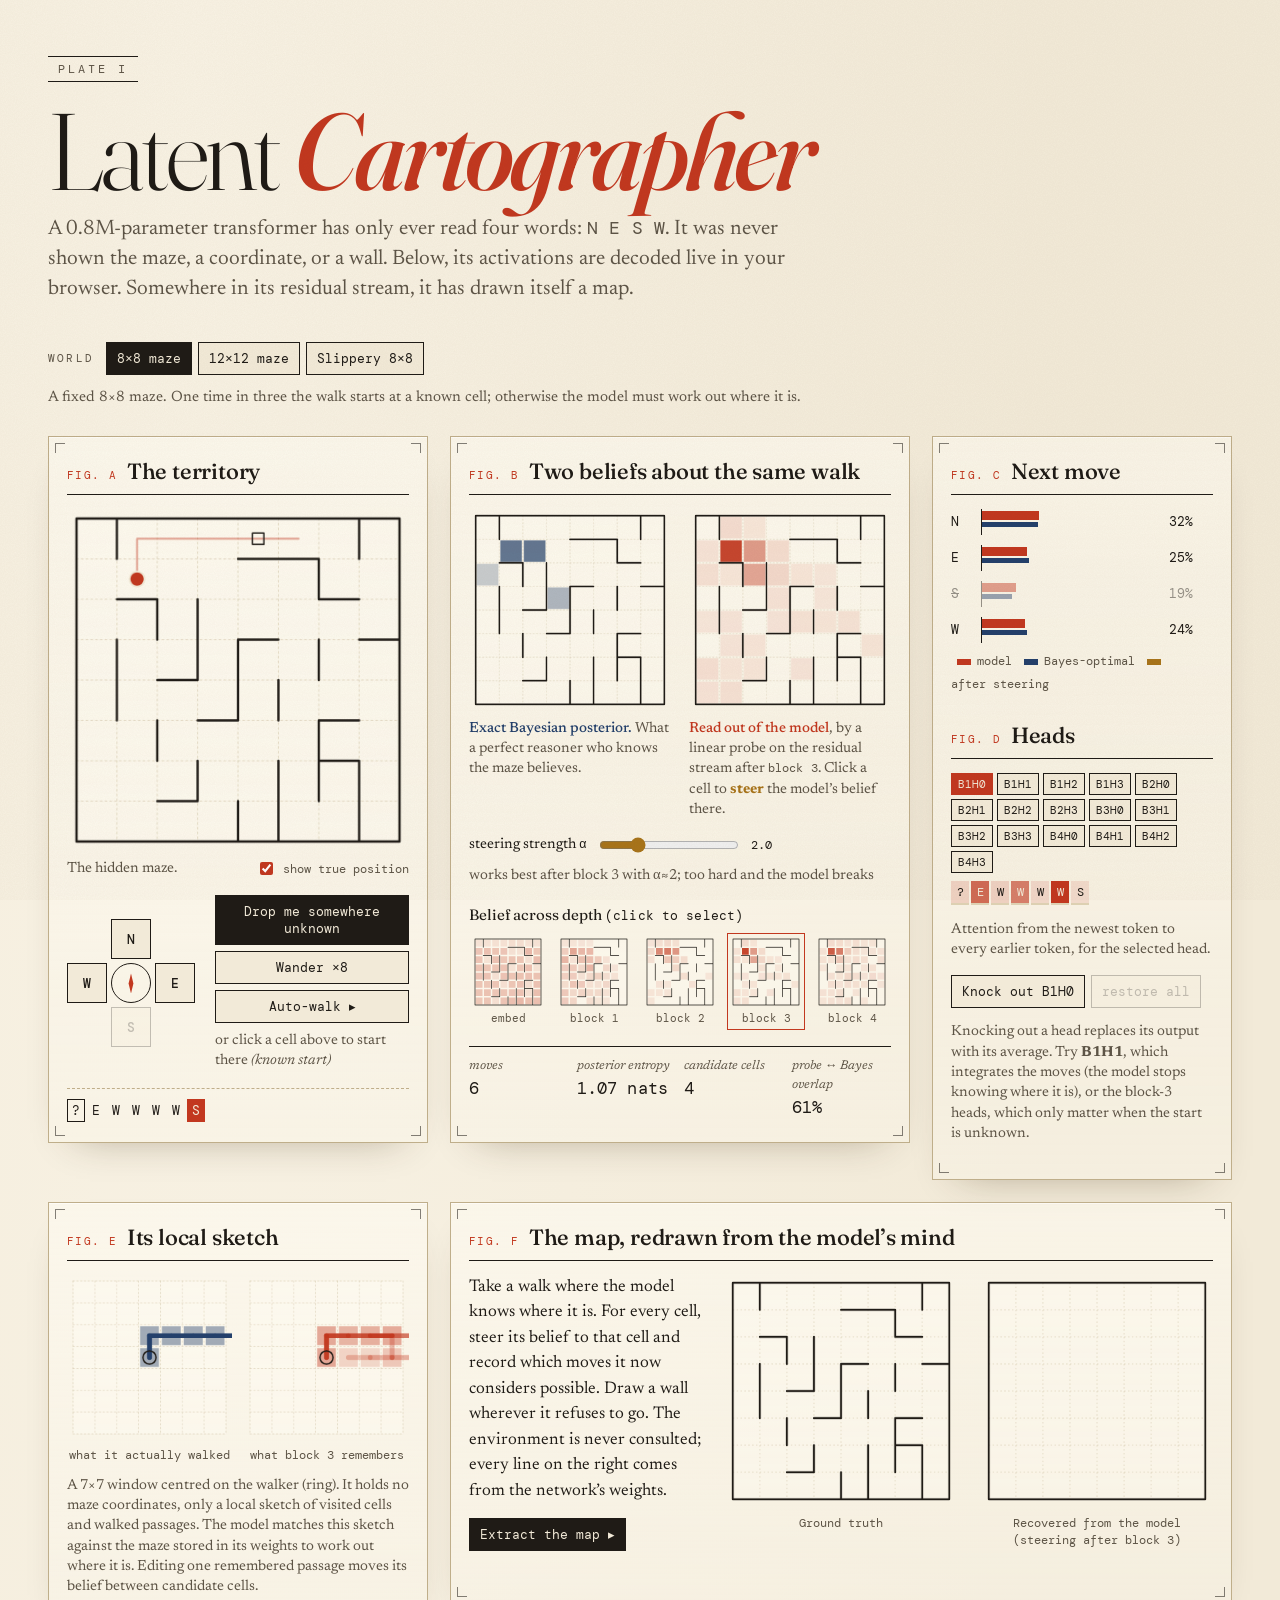
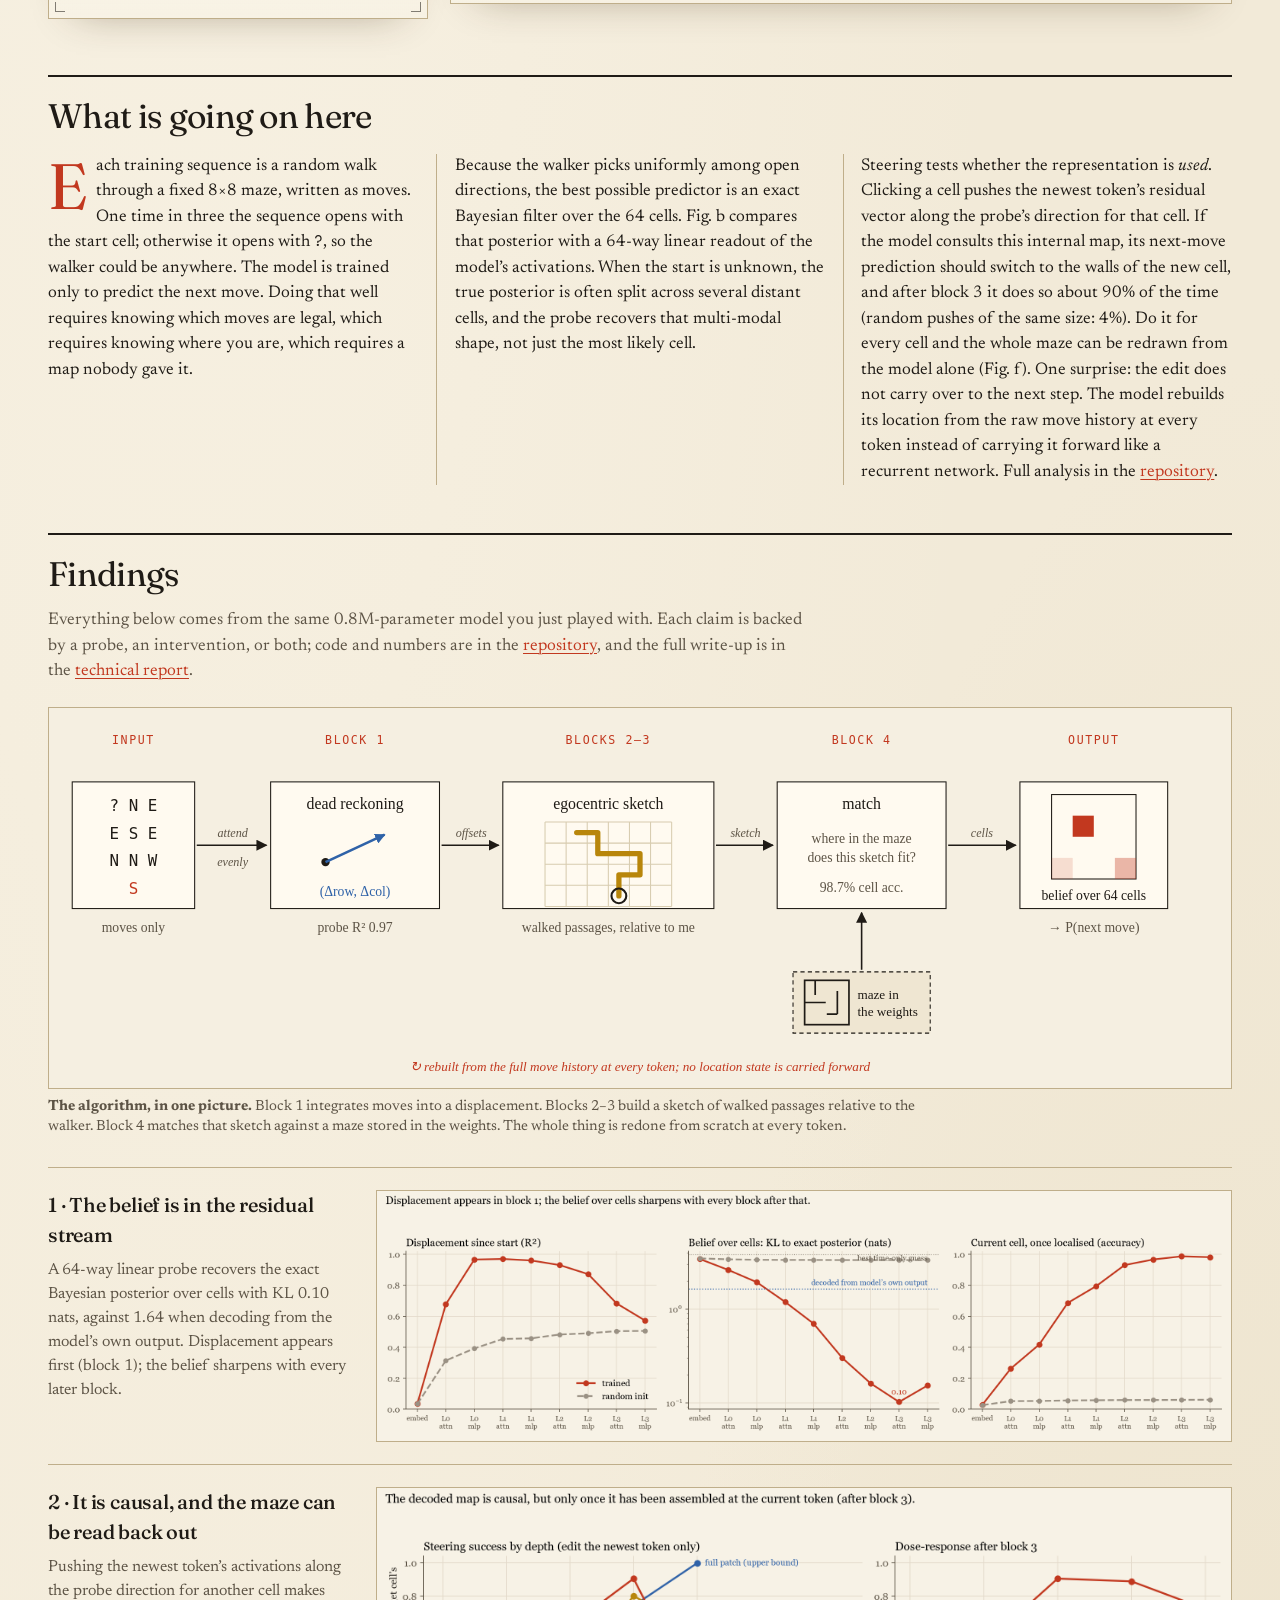
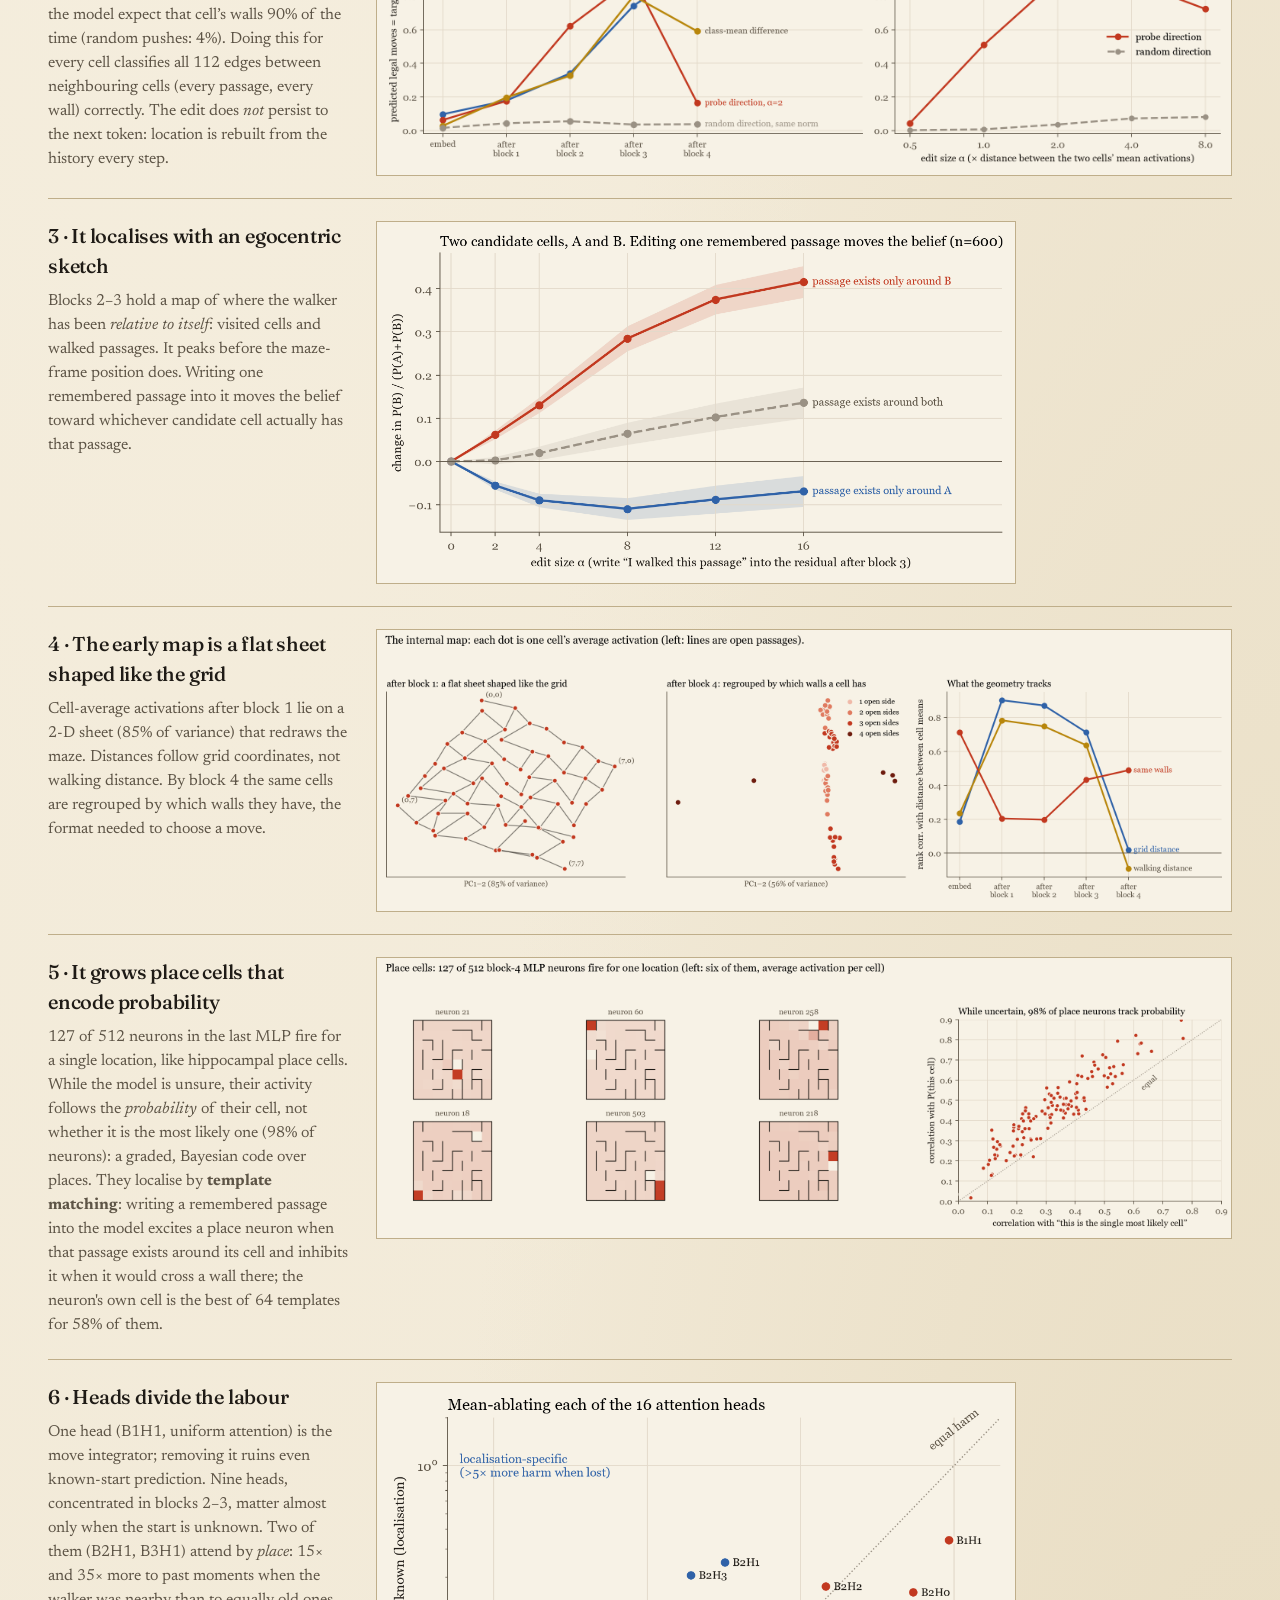
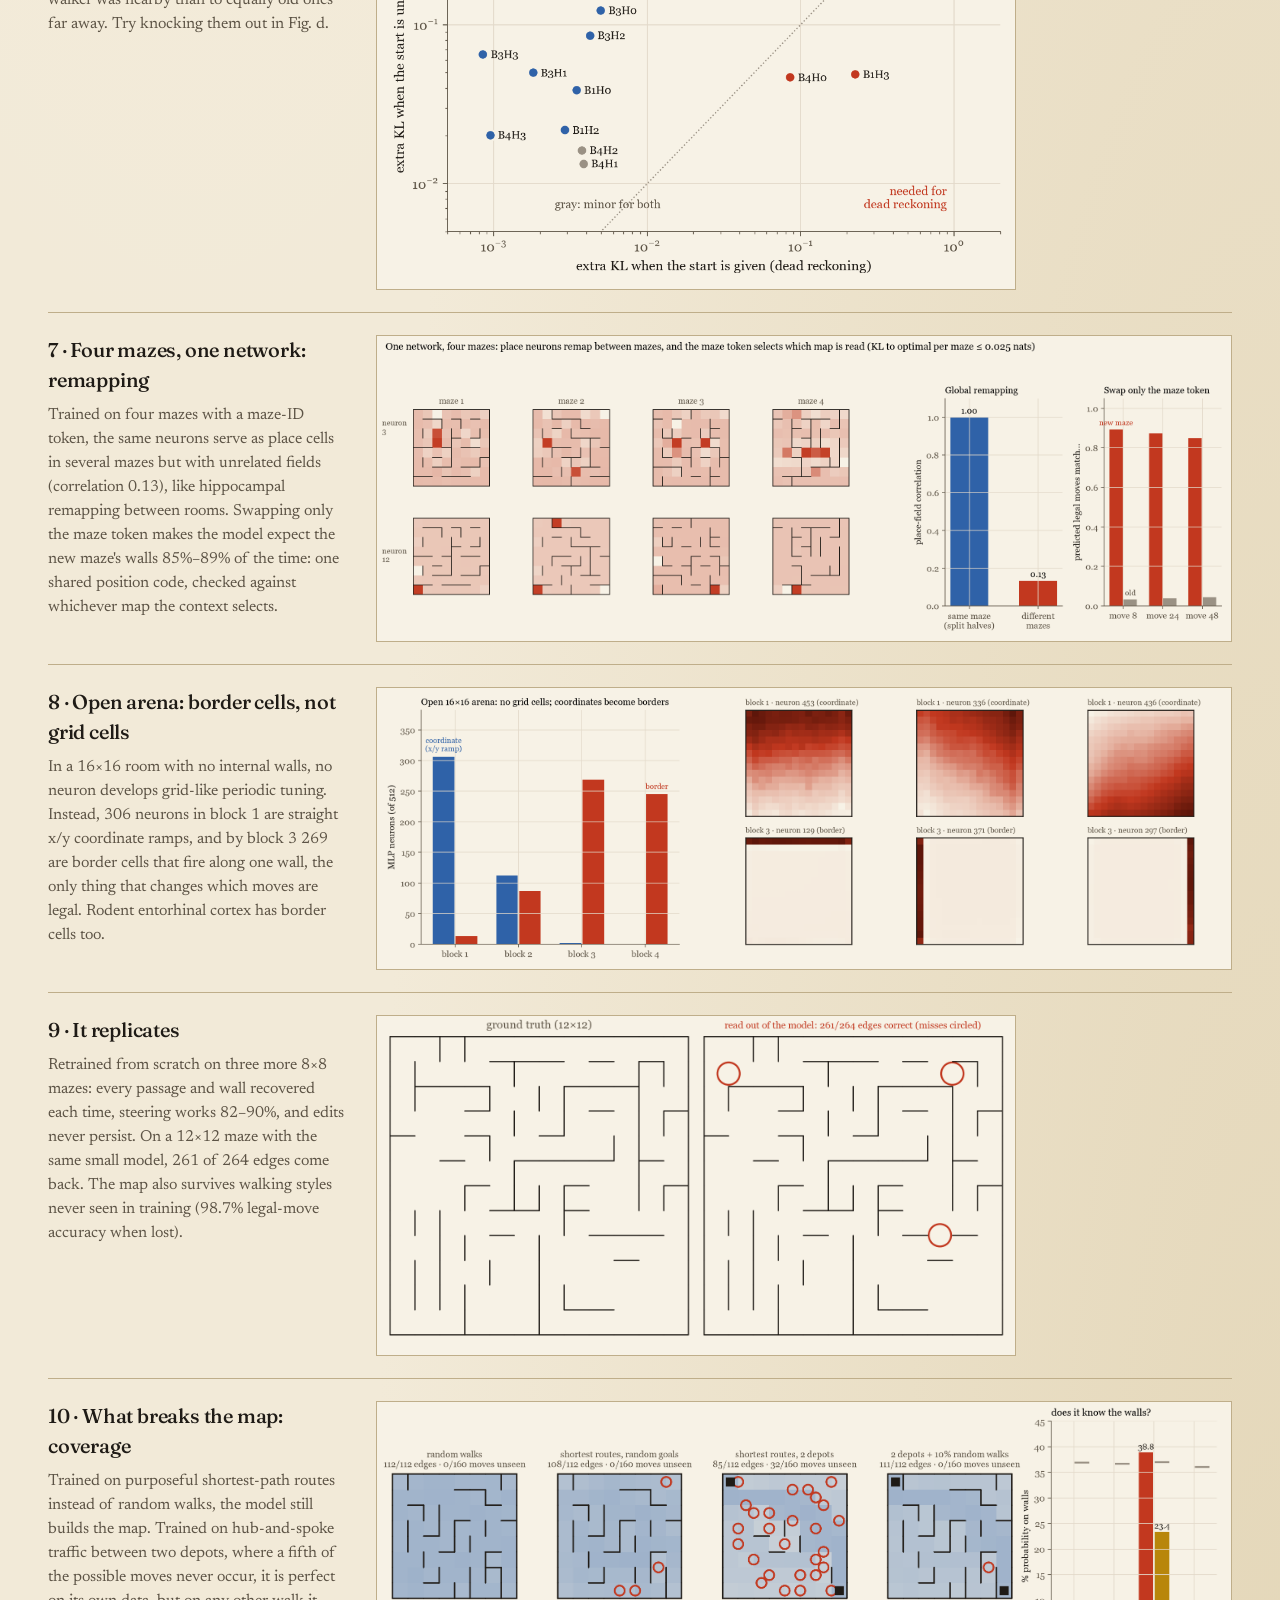
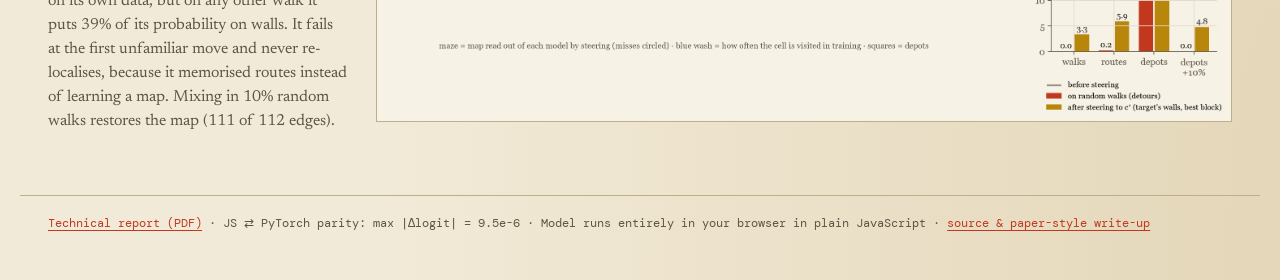
<file: docs/index.html>
<!doctype html>
<html lang="en">
<head>
<meta charset="utf-8">
<meta name="viewport" content="width=device-width, initial-scale=1">
<title>Latent Cartographer</title>
<meta name="description" content="A tiny transformer that has only ever seen the words N, E, S, W draws itself a map. Interactive interpretability demo.">
<meta property="og:title" content="Latent Cartographer">
<meta property="og:description" content="A transformer that only ever sees N/E/S/W builds a map in its head. Decode, steer and extract it live in your browser.">
<meta property="og:image" content="https://ps12007.github.io/latent-cartographer/assets/preview.png">
<meta name="twitter:card" content="summary_large_image">
<link rel="preconnect" href="https://fonts.googleapis.com">
<link rel="preconnect" href="https://fonts.gstatic.com" crossorigin>
<link href="https://fonts.googleapis.com/css2?family=Fraunces:ital,opsz,wght@0,9..144,300..800;1,9..144,300..800&family=DM+Mono:wght@400;500&family=Newsreader:ital,opsz,wght@0,6..72,400;0,6..72,500;1,6..72,400&display=swap" rel="stylesheet">
<link rel="stylesheet" href="css/style.css">
</head>
<body>
<div class="grain" aria-hidden="true"></div>

<header class="masthead">
  <div class="plate">Plate&nbsp;I</div>
  <h1>Latent <em>Cartographer</em></h1>
  <p class="dek">A 0.8M-parameter transformer has only ever read four words: <span class="mono">N E S W</span>.
  It was never shown the maze, a coordinate, or a wall. Below, its activations are decoded live in your browser.
  Somewhere in its residual stream, it has drawn itself a map.</p>
</header>

<nav class="worlds" aria-label="Choose a world">
  <span class="wl">World</span>
  <button data-world="model">8×8 maze</button><button data-world="model_big12">12×12 maze</button><button data-world="model_slip15">Slippery 8×8</button>
  <span id="worldNote" class="note"></span>
</nav>

<main id="app" class="loading">
  <section class="sheet territory">
    <div class="sheet-head"><span class="fig">Fig. a</span><h2>The territory</h2></div>
    <canvas id="truth" width="360" height="360" aria-label="True maze with walker"></canvas>
    <div class="caption">The hidden maze. <label class="toggle"><input type="checkbox" id="reveal" checked> show true position</label></div>
    <div class="controls">
      <div class="compass" role="group" aria-label="Move">
        <button data-move="0" class="c-n" title="North (↑ / W)">N</button>
        <button data-move="3" class="c-w" title="West (← / A)">W</button>
        <span class="rose" aria-hidden="true"></span>
        <button data-move="1" class="c-e" title="East (→ / D)">E</button>
        <button data-move="2" class="c-s" title="South (↓ / S)">S</button>
      </div>
      <div class="actions">
        <button id="lost" class="ink">Drop me somewhere unknown</button>
        <button id="wander">Wander ×8</button>
        <button id="play">Auto-walk ▸</button>
        <p class="hint">or click a cell above to start there <em>(known start)</em></p>
      </div>
    </div>
    <div class="tape" id="tape" aria-label="Token sequence"></div>
  </section>

  <section class="sheet beliefs">
    <div class="sheet-head"><span class="fig">Fig. b</span><h2>Two beliefs about the same walk</h2></div>
    <div class="pair">
      <figure>
        <canvas id="bayes" width="300" height="300"></canvas>
        <figcaption><strong>Exact Bayesian posterior.</strong> What a perfect reasoner who knows the maze believes.</figcaption>
      </figure>
      <figure>
        <canvas id="mind" width="300" height="300"></canvas>
        <figcaption><strong>Read out of the model</strong>, by a linear probe on the residual stream after
          <span id="layerName" class="mono">block 3</span>. <span id="steerNote" class="steer-note">Click a cell to <b>steer</b> the model’s belief there.</span></figcaption>
      </figure>
    </div>
    <div class="steerbar"><label for="alpha">steering strength <span class="mono">α</span></label>
      <input type="range" id="alpha" min="0" max="8" step="0.5" value="2"><span class="mono" id="alphaV">2.0</span>
      <span class="note">works best after block 3 with α≈2; too hard and the model breaks</span></div>
    <div class="depth">
      <div class="depth-label">Belief across depth <span class="mono">(click to select)</span></div>
      <div class="strip" id="strip"></div>
    </div>
    <div class="metrics">
      <div><span class="k">moves</span><span class="v mono" id="mSteps">0</span></div>
      <div><span class="k">posterior entropy</span><span class="v mono" id="mH">—</span></div>
      <div><span class="k">candidate cells</span><span class="v mono" id="mCand">—</span></div>
      <div><span class="k">probe ↔ Bayes overlap</span><span class="v mono" id="mOv">—</span></div>
    </div>
  </section>

  <section class="sheet predict">
    <div class="sheet-head"><span class="fig">Fig. c</span><h2>Next move</h2></div>
    <div id="bars" class="bars"></div>
    <div class="legend"><span class="sw model"></span>model <span class="sw opt"></span>Bayes-optimal <span class="sw steer"></span>after steering</div>
    <div id="verdict" class="verdict"></div>

    <div class="sheet-head small"><span class="fig">Fig. d</span><h2>Heads</h2></div>
    <div class="headpick" id="headpick"></div>
    <div class="attn" id="attn"></div>
    <p class="note">Attention from the newest token to every earlier token, for the selected head.</p>
    <div class="ko"><button id="koBtn">Knock out</button><button id="koReset">restore all</button></div>
    <p class="note">Knocking out a head replaces its output with its average. Try <b>B1H1</b>, which integrates the moves
      (the model stops knowing where it is), or the block-3 heads, which only matter when the start is unknown.</p>
  </section>
  <section class="sheet ego">
    <p class="na-note note">Not defined in the slippery world: a move token no longer says where the walker went.</p>
    <div class="sheet-head"><span class="fig">Fig. e</span><h2>Its local sketch</h2></div>
    <div class="ego-pair">
      <figure><canvas id="egoTrue" width="220" height="220"></canvas><figcaption>what it actually walked</figcaption></figure>
      <figure><canvas id="egoModel" width="220" height="220"></canvas><figcaption>what block 3 remembers</figcaption></figure>
    </div>
    <p class="note">A 7×7 window centred on the walker (ring). It holds no maze coordinates, only a local sketch of visited cells
      and walked passages. The model matches this sketch against the maze stored in its weights to work out where it is.
      Editing one remembered passage moves its belief between candidate cells.</p>
  </section>

  <section class="sheet extract">
    <div class="sheet-head"><span class="fig">Fig. f</span><h2>The map, redrawn from the model’s mind</h2></div>
    <div class="extract-row">
      <div class="extract-text">
        <p>Take a walk where the model knows where it is. For every cell, steer its belief to that cell and record
          which moves it now considers possible. Draw a wall wherever it refuses to go. The environment is never
          consulted; every line on the right comes from the network’s weights.</p>
        <button id="extractBtn" class="ink">Extract the map ▸</button>
        <p class="mono score" id="extractScore"></p>
      </div>
      <figure><canvas id="extTruth" width="300" height="300"></canvas><figcaption>Ground truth</figcaption></figure>
      <figure><canvas id="extModel" width="300" height="300"></canvas><figcaption>Recovered from the model (steering after block 3)</figcaption></figure>
    </div>
  </section>
</main>

<section class="essay">
  <h2>What is going on here</h2>
  <div class="cols">
    <p>Each training sequence is a random walk through a fixed 8×8 maze, written as moves. One time in three
      the sequence opens with the start cell; otherwise it opens with <span class="mono">?</span>, so the walker could
      be anywhere. The model is trained only to predict the next move. Doing that well requires knowing which moves are
      legal, which requires knowing where you are, which requires a map nobody gave it.</p>
    <p>Because the walker picks uniformly among open directions, the best possible predictor is an exact Bayesian filter
      over the 64 cells. Fig. b compares that posterior with a 64-way linear readout of the model’s activations.
      When the start is unknown, the true posterior is often split across several distant cells, and the probe recovers that
      multi-modal shape, not just the most likely cell.</p>
    <p>Steering tests whether the representation is <em>used</em>. Clicking a cell pushes the newest token’s residual
      vector along the probe’s direction for that cell. If the model consults this internal map, its next-move prediction
      should switch to the walls of the new cell, and after block 3 it does so about 90% of the time (random pushes of the
      same size: 4%). Do it for every cell and the whole maze can be redrawn from the model alone (Fig. f).
      One surprise: the edit does not carry over to the next step. The model rebuilds its location from the raw move history
      at every token instead of carrying it forward like a recurrent network. Full analysis in the
      <a href="https://github.com/PS12007/latent-cartographer">repository</a>.</p>
  </div>
</section>

<section class="findings">
  <h2>Findings</h2>
  <p class="lede">Everything below comes from the same 0.8M-parameter model you just played with. Each claim is backed by
    a probe, an intervention, or both; code and numbers are in the <a href="https://github.com/PS12007/latent-cartographer">repository</a>, and the full write-up is in the <a href="latent-cartographer.pdf">technical report</a>.</p>

  <figure class="wide"><img src="figs/pipeline.svg" alt="Pipeline: dead reckoning, egocentric sketch, match against the stored maze, belief over cells">
    <figcaption><b>The algorithm, in one picture.</b> Block 1 integrates moves into a displacement. Blocks 2–3 build a sketch
      of walked passages relative to the walker. Block 4 matches that sketch against a maze stored in the weights. The whole
      thing is redone from scratch at every token.</figcaption></figure>

  <div class="find">
    <div><h3>1 · The belief is in the residual stream</h3>
      <p>A 64-way linear probe recovers the exact Bayesian posterior over cells with KL 0.10 nats, against 1.64 when decoding from the
        model’s own output. Displacement appears first (block 1); the belief sharpens with every later block.</p></div>
    <img src="figs/probes.png" alt="Probes across depth">
  </div>
  <div class="find">
    <div><h3>2 · It is causal, and the maze can be read back out</h3>
      <p>Pushing the newest token’s activations along the probe direction for another cell makes the model expect that cell’s
        walls 90% of the time (random pushes: 4%). Doing this for every cell classifies all 112 edges between neighbouring cells (every passage, every wall) correctly. The edit does
        <em>not</em> persist to the next token: location is rebuilt from the history every step.</p></div>
    <img src="figs/steering.png" alt="Steering results">
  </div>
  <div class="find">
    <div><h3>3 · It localises with an egocentric sketch</h3>
      <p>Blocks 2–3 hold a map of where the walker has been <em>relative to itself</em>: visited cells and walked passages.
        It peaks before the maze-frame position does. Writing one remembered passage into it moves the belief toward whichever
        candidate cell actually has that passage.</p></div>
    <img class="narrow" src="figs/egocausal.png" alt="Egocentric map causal test">
  </div>
  <div class="find">
    <div><h3>4 · The early map is a flat sheet shaped like the grid</h3>
      <p>Cell-average activations after block 1 lie on a 2-D sheet (85% of variance) that redraws the maze. Distances follow
        grid coordinates, not walking distance. By block 4 the same cells are regrouped by which walls they have, the format
        needed to choose a move.</p></div>
    <img src="figs/geometry.png" alt="Geometry of the internal map">
  </div>
  <div class="find">
    <div><h3>5 · It grows place cells that encode probability</h3>
      <p>127 of 512 neurons in the last MLP fire for a single location, like hippocampal place cells. While the model is
        unsure, their activity follows the <em>probability</em> of their cell, not whether it is the most likely one
        (98% of neurons): a graded, Bayesian code over places. They localise by
        <b>template matching</b>: writing a remembered passage into the model excites a place neuron when that passage exists around its cell
        and inhibits it when it would cross a wall there; the neuron's own cell is the best of 64 templates for 58% of them.</p></div>
    <img src="figs/place_cells.png" alt="Place cells">
  </div>
  <div class="find">
    <div><h3>6 · Heads divide the labour</h3>
      <p>One head (B1H1, uniform attention) is the move integrator; removing it ruins even known-start prediction. Nine heads,
        concentrated in blocks 2–3, matter almost only when the start is unknown. Two of them (B2H1, B3H1) attend by <em>place</em>:
        15× and 35× more to past moments when the walker was nearby than to equally old ones far away. Try knocking them out in Fig. d.</p></div>
    <img class="narrow" src="figs/heads.png" alt="Head ablations">
  </div>
  <div class="find">
    <div><h3>7 · Four mazes, one network: remapping</h3>
      <p>Trained on four mazes with a maze-ID token, the same neurons serve as place cells in several mazes but with unrelated
        fields (correlation 0.13), like hippocampal remapping between rooms. Swapping only the maze token makes the model
        expect the new maze's walls 85%–89% of the time: one shared position code, checked against whichever map the context selects.</p></div>
    <img src="figs/multimaze.png" alt="Four mazes in one network">
  </div>
  <div class="find">
    <div><h3>8 · Open arena: border cells, not grid cells</h3>
      <p>In a 16×16 room with no internal walls, no neuron develops grid-like periodic tuning. Instead, 306 neurons in block 1 are
        straight x/y coordinate ramps, and by block 3 269 are border cells that fire along one wall, the only thing that changes which
        moves are legal. Rodent entorhinal cortex has border cells too.</p></div>
    <img src="figs/arena.png" alt="Open arena: coordinate and border cells">
  </div>
  <div class="find">
    <div><h3>9 · It replicates</h3>
      <p>Retrained from scratch on three more 8×8 mazes: every passage and wall recovered each time, steering works 82–90%, and edits never
        persist. On a 12×12 maze with the same small model, 261 of 264 edges come back. The map also survives walking styles
        never seen in training (98.7% legal-move accuracy when lost).</p></div>
    <img class="narrow" src="figs/map_big12.png" alt="12x12 maze extracted from the model">
  </div>
  <div class="find">
    <div><h3>10 · What breaks the map: coverage</h3>
      <p>Trained on purposeful shortest-path routes instead of random walks, the model still builds the map. Trained on
        hub-and-spoke traffic between two depots, where a fifth of the possible moves never occur, it is perfect on its own data, but on
        any other walk it puts 39% of its probability on walls. It fails at the first unfamiliar move and never re-localises,
        because it memorised routes instead of learning a map. Mixing in 10% random walks restores the map (111 of 112 edges).</p></div>
    <img src="figs/routes.png" alt="Maps read out of models trained on walks, routes and depot traffic">
  </div>
</section>

<footer><a href="latent-cartographer.pdf">Technical report (PDF)</a> · <span id="parity"></span> · Model runs entirely in your browser in plain JavaScript · <a href="https://github.com/PS12007/latent-cartographer">source &amp; paper-style write-up</a></footer>

<script type="module" src="js/app.js"></script>
</body>
</html>
</file>
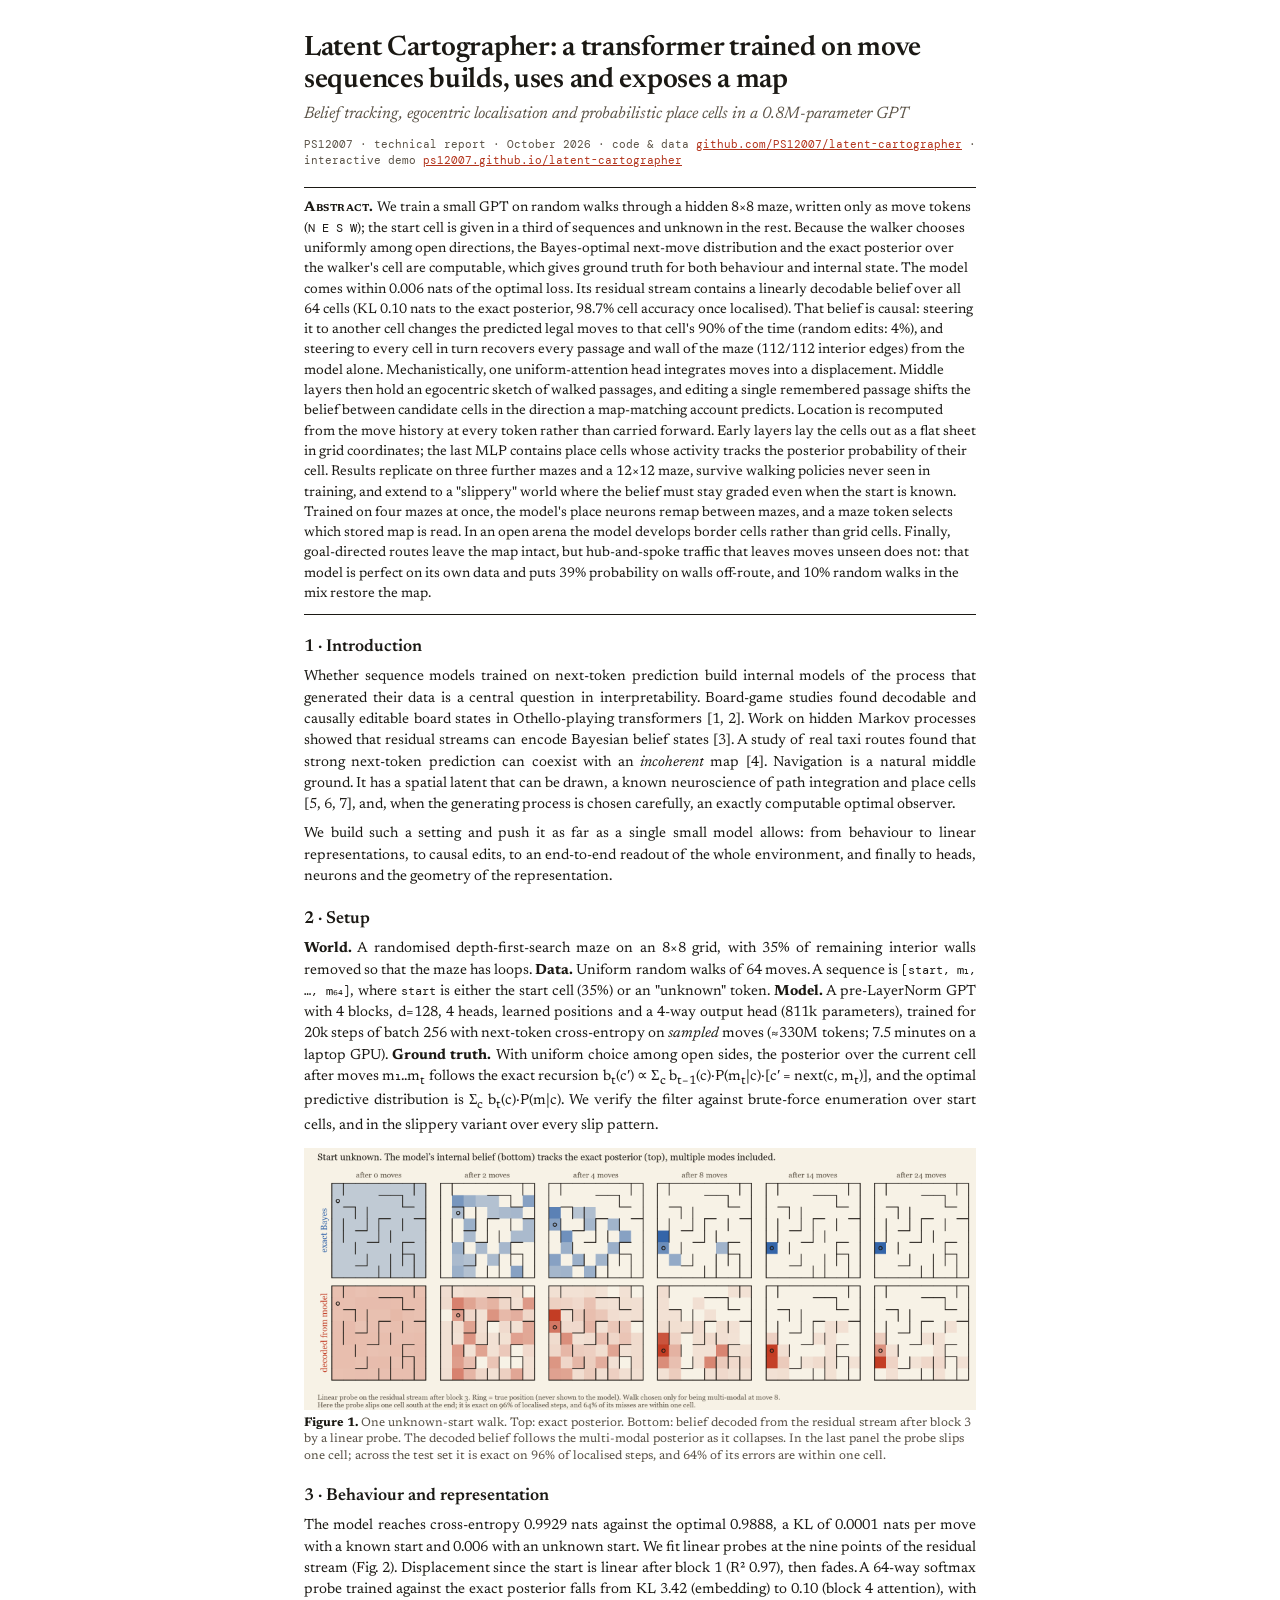
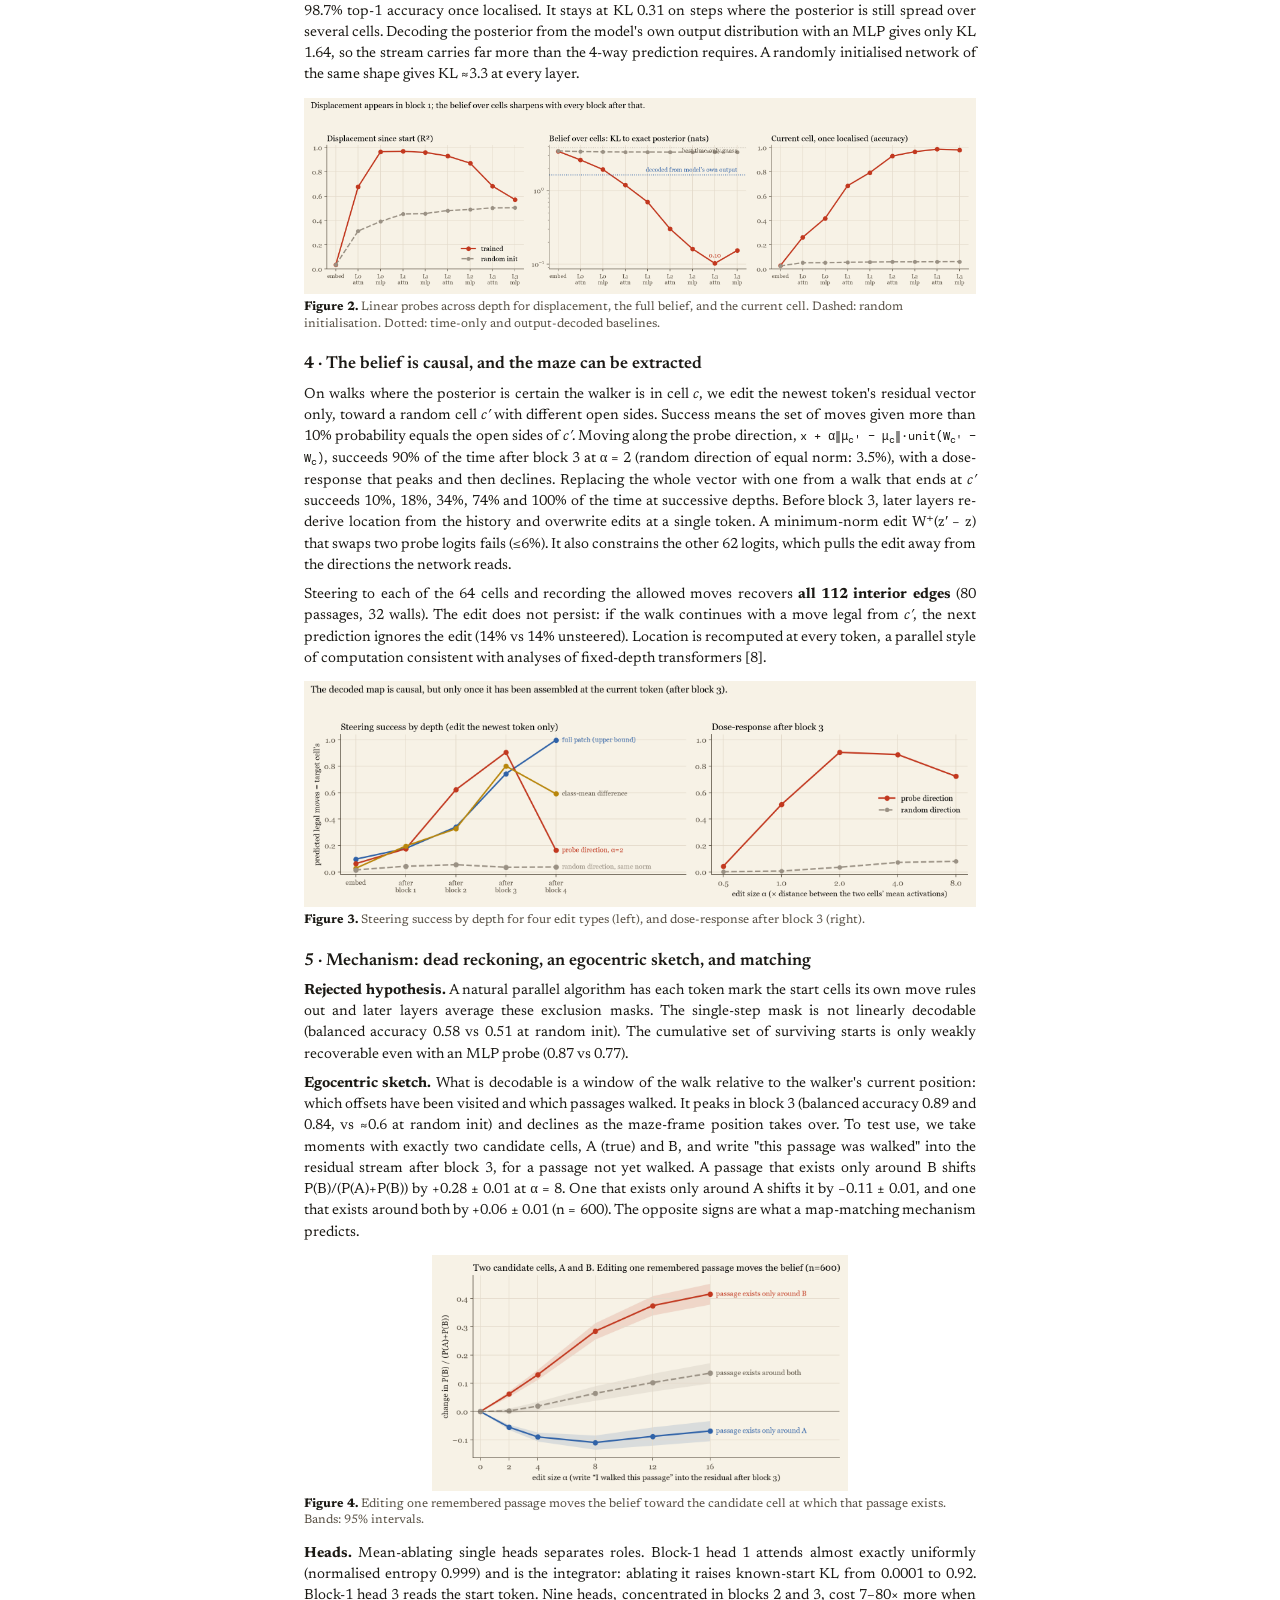
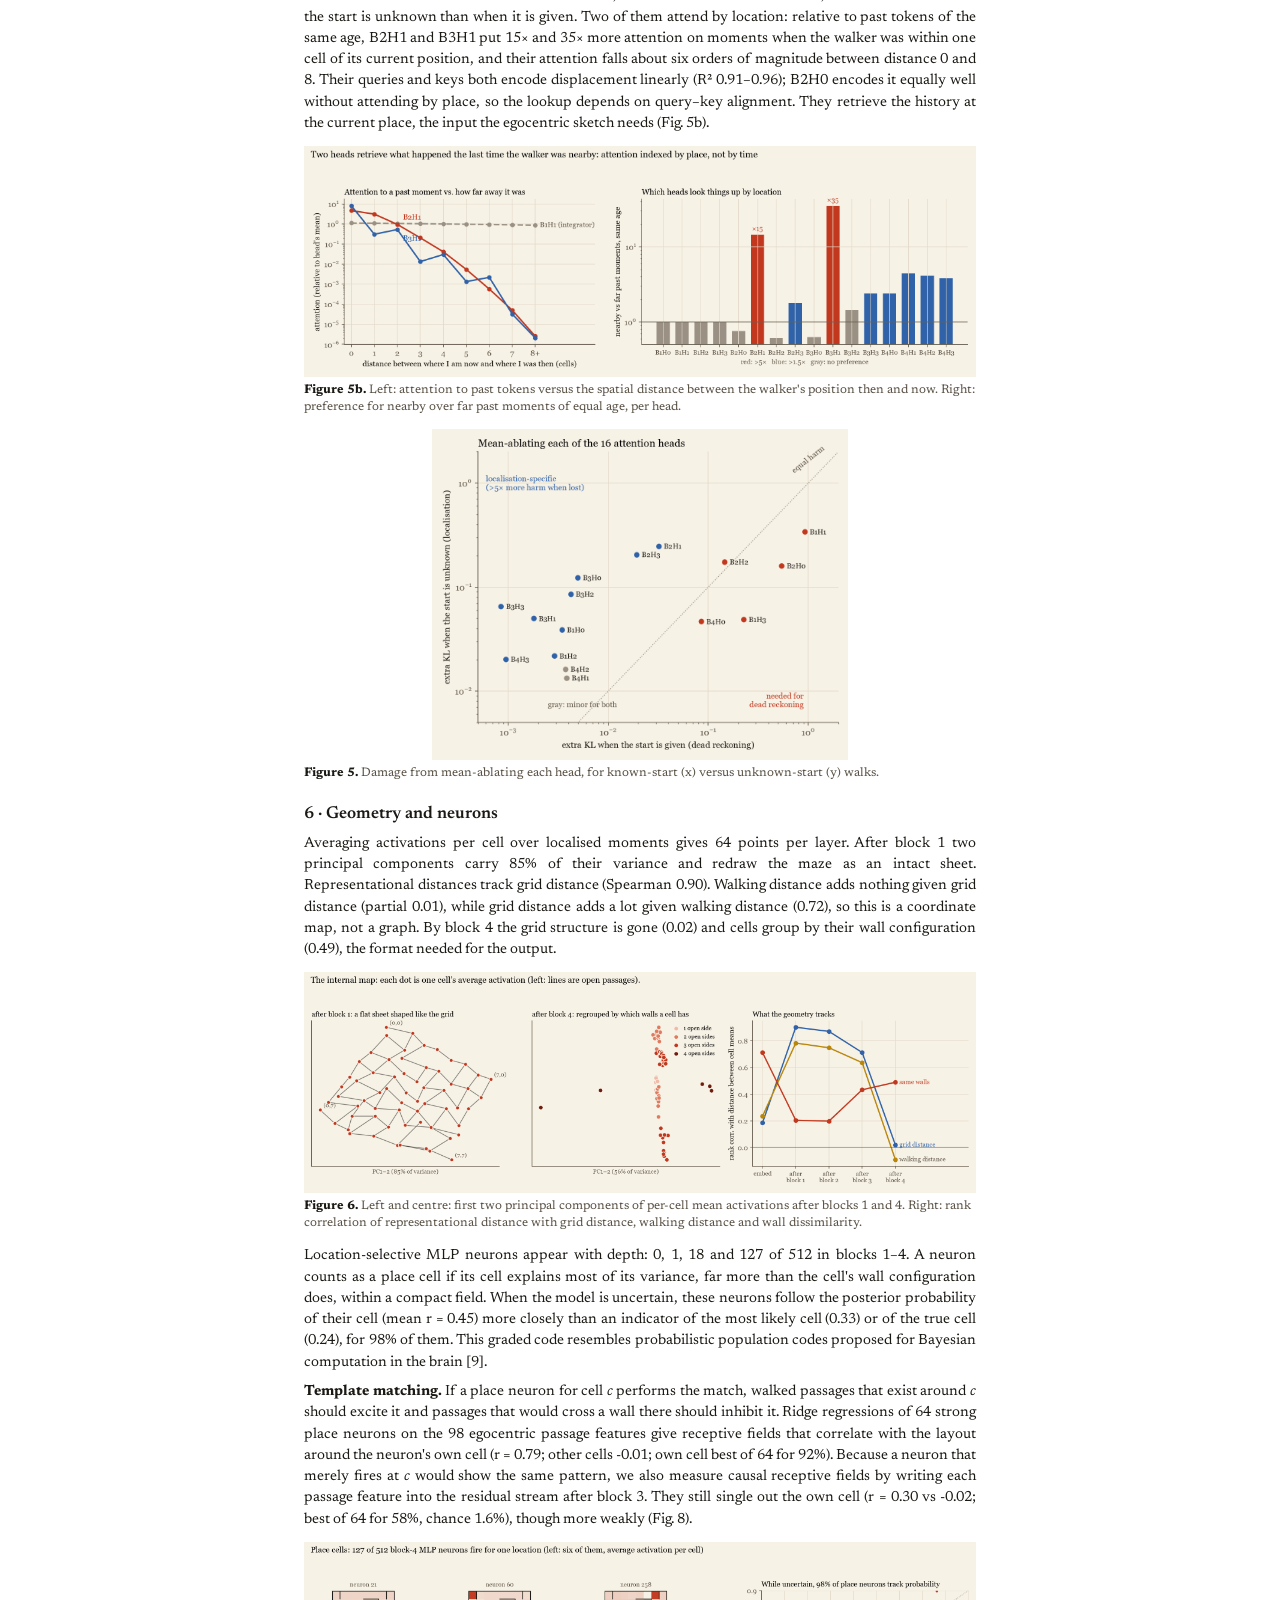
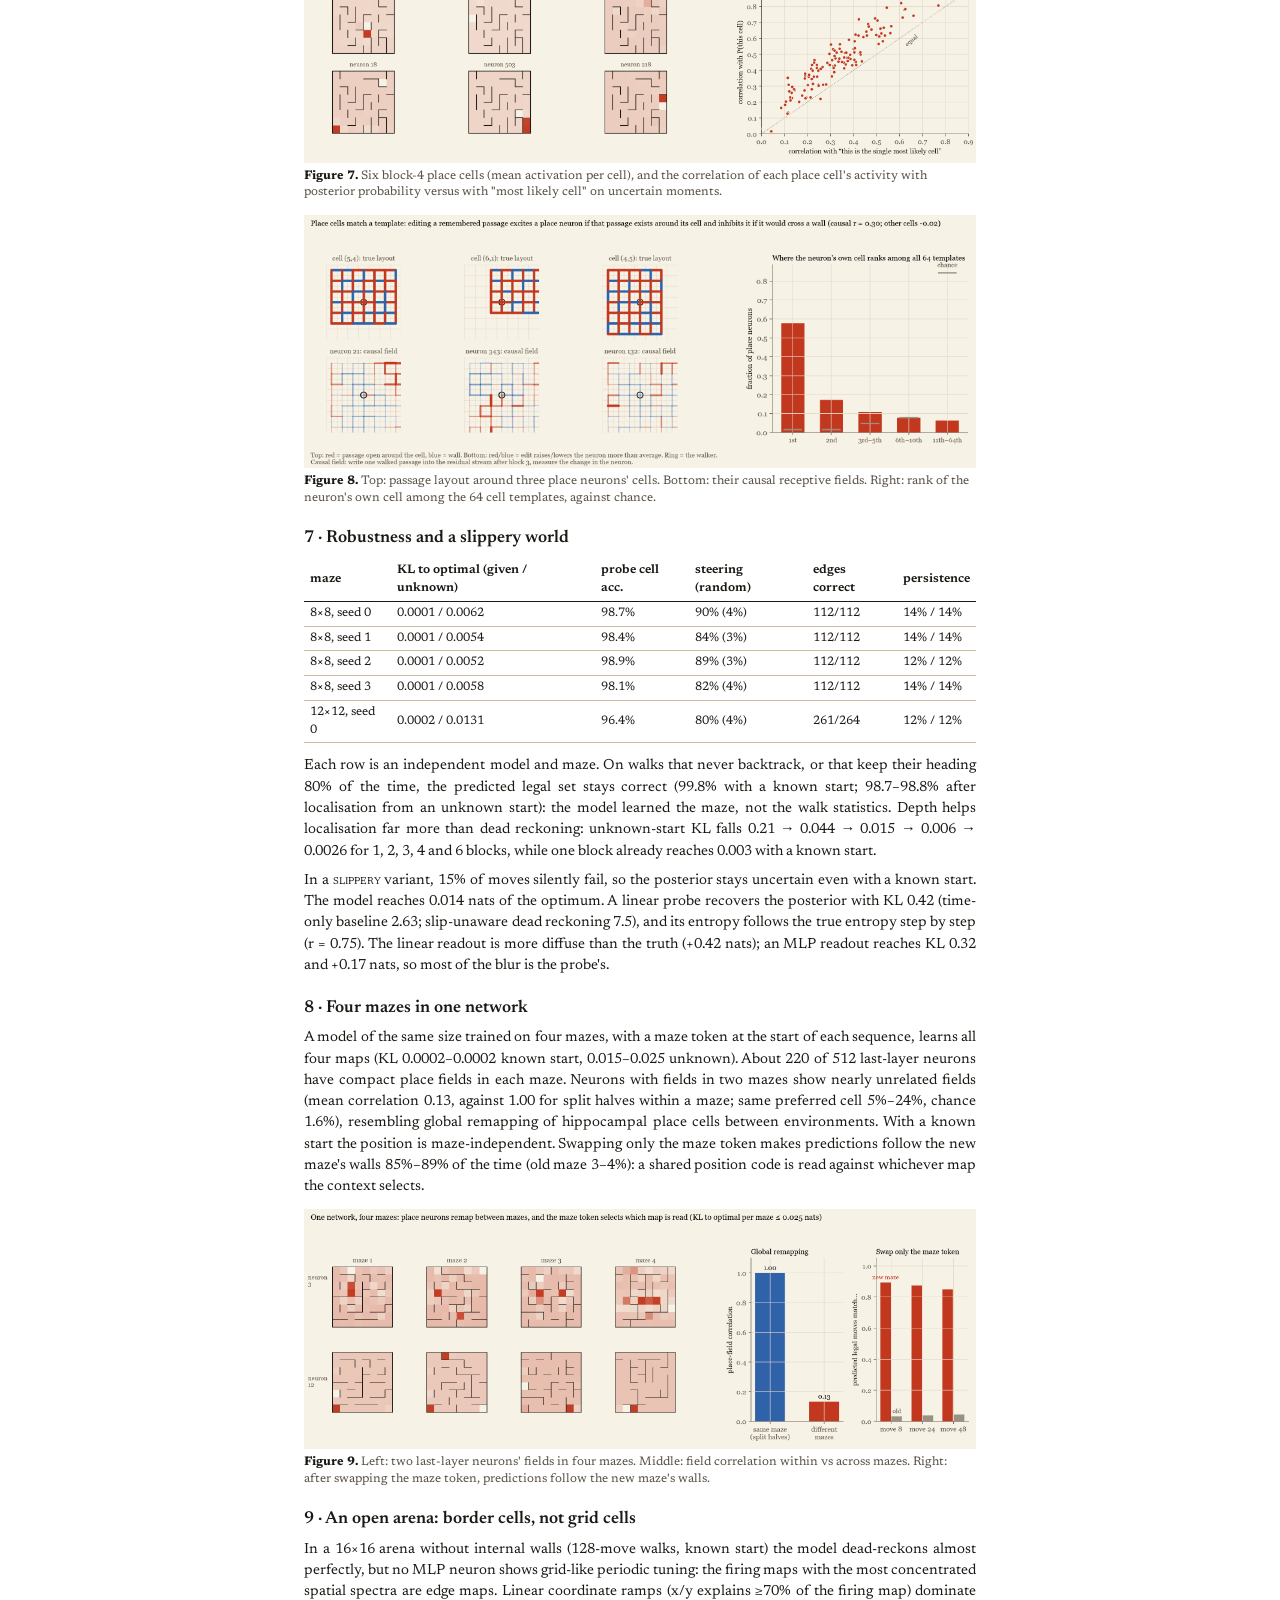
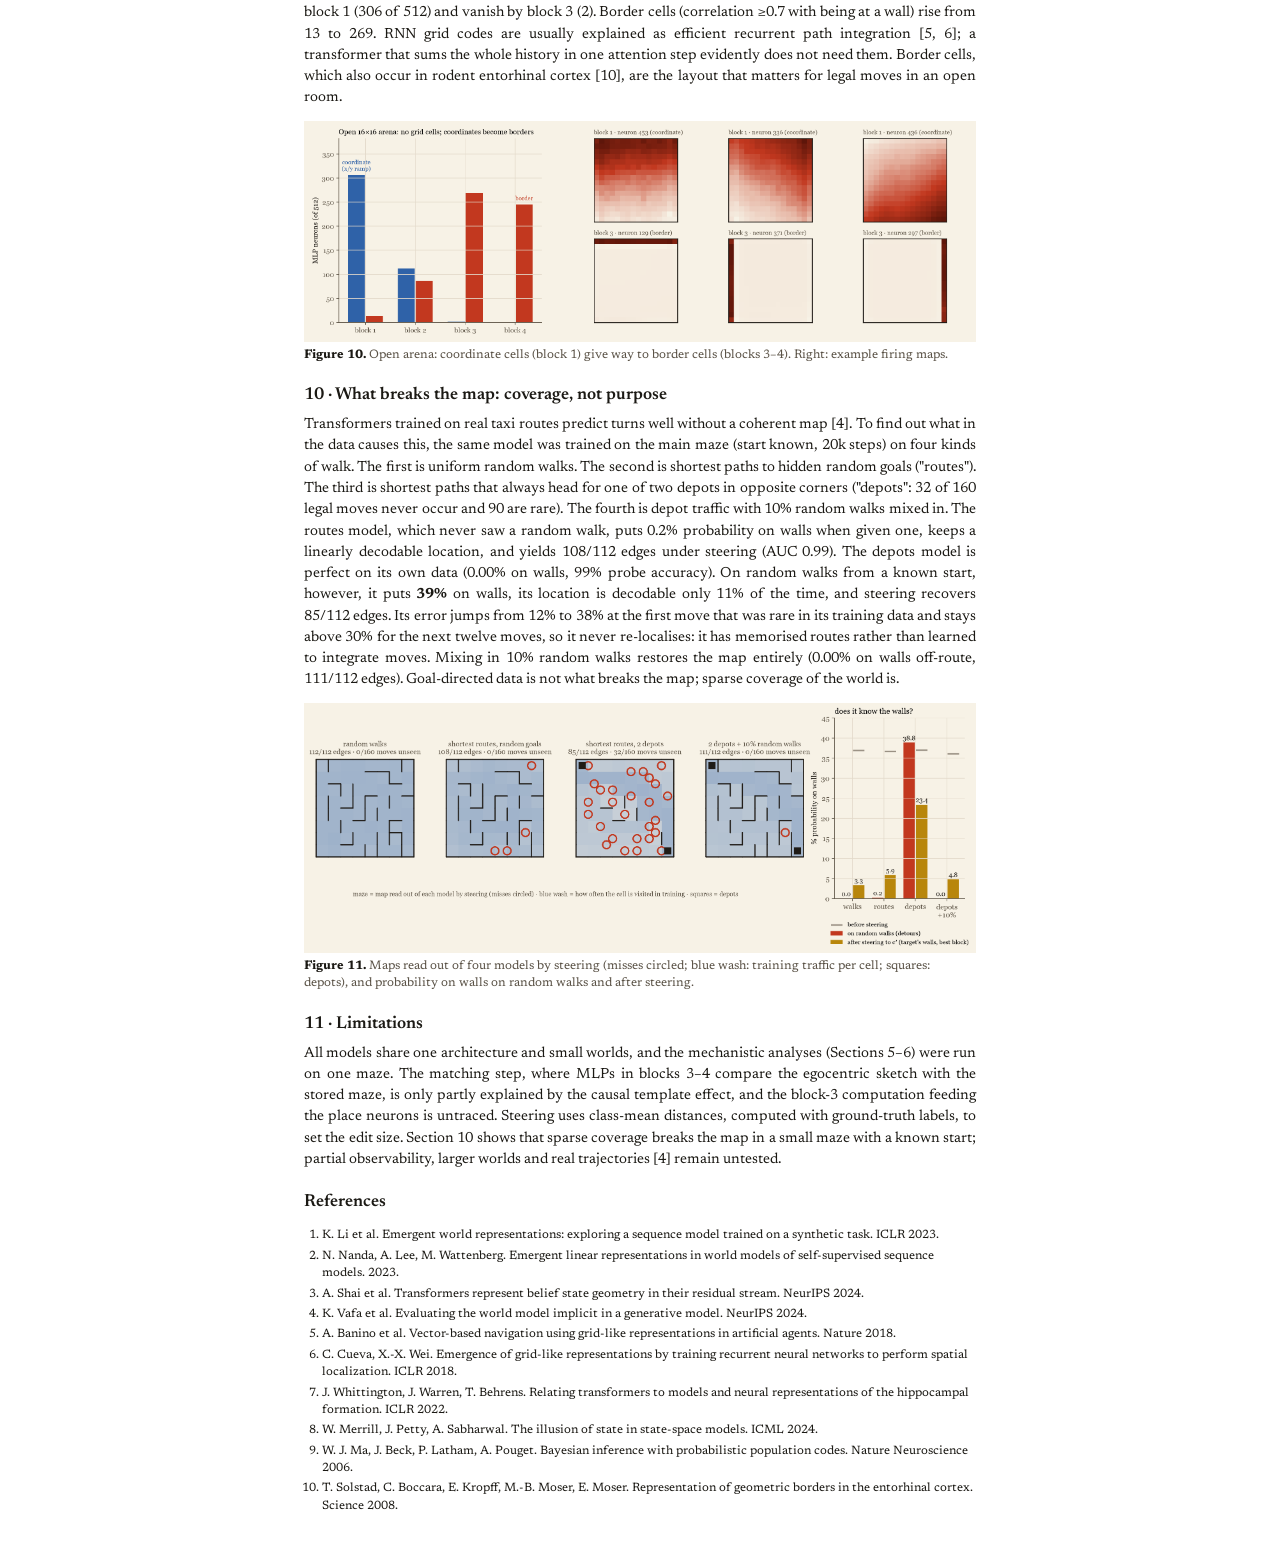
<file: docs/paper.html>
<!doctype html>
<html lang="en">
<head>
<meta charset="utf-8">
<meta name="viewport" content="width=device-width, initial-scale=1">
<title>Latent Cartographer: technical report</title>
<link href="https://fonts.googleapis.com/css2?family=Newsreader:ital,opsz,wght@0,6..72,400;0,6..72,600;1,6..72,400&family=DM+Mono&display=swap" rel="stylesheet">
<style>
  :root { --ink: #1b1914; --soft: #5a5246; --rule: #c9bc9f; --accent: #b2331b; }
  @page { size: Letter; margin: 0.8in 0.85in; }
  html { background: #fff; }
  body { font-family: "Newsreader", Georgia, serif; color: var(--ink); font-size: 11pt; line-height: 1.45; max-width: 7in; margin: 0 auto; padding: 32px 16px; background: #fff; }
  h1 { font-size: 21pt; line-height: 1.15; margin: 0 0 6px; font-weight: 600; letter-spacing: -.01em; }
  .sub { font-size: 12.5pt; color: var(--soft); margin: 0 0 10px; font-style: italic; }
  .meta { font-family: "DM Mono", monospace; font-size: 8.5pt; color: var(--soft); margin-bottom: 18px; }
  .meta a { color: var(--accent); }
  .abstract { border-top: 1px solid var(--ink); border-bottom: 1px solid var(--ink); padding: 10px 0; margin: 0 0 18px; font-size: 10.5pt; }
  .abstract b { font-variant: small-caps; letter-spacing: .04em; }
  h2 { font-size: 13pt; margin: 20px 0 6px; font-weight: 600; break-after: avoid; }
  h3 { font-size: 11pt; margin: 14px 0 4px; font-weight: 600; font-style: italic; break-after: avoid; }
  p { margin: 0 0 8px; text-align: justify; hyphens: auto; }
  figure { margin: 12px 0 14px; break-inside: avoid; }
  figure img { width: 100%; display: block; }
  figure.half img { width: 62%; margin: 0 auto; }
  figcaption { font-size: 9.2pt; color: var(--soft); margin-top: 5px; line-height: 1.35; }
  figcaption b { color: var(--ink); }
  table { border-collapse: collapse; width: 100%; font-size: 9.2pt; margin: 8px 0 12px; break-inside: avoid; }
  th, td { border-bottom: 1px solid var(--rule); padding: 3px 6px; text-align: left; }
  th { border-bottom: 1px solid var(--ink); font-weight: 600; }
  code { font-family: "DM Mono", monospace; font-size: 9pt; }
  ol.refs { font-size: 9pt; padding-left: 18px; }
  ol.refs li { margin-bottom: 3px; }
  .k { font-variant: small-caps; }
</style>
</head>
<body>

<h1>Latent Cartographer: a transformer trained on move sequences builds, uses and exposes a map</h1>
<p class="sub">Belief tracking, egocentric localisation and probabilistic place cells in a 0.8M-parameter GPT</p>
<p class="meta">PS12007 · technical report · October 2026 ·
  code &amp; data <a href="https://github.com/PS12007/latent-cartographer">github.com/PS12007/latent-cartographer</a> ·
  interactive demo <a href="https://ps12007.github.io/latent-cartographer/">ps12007.github.io/latent-cartographer</a></p>

<div class="abstract"><b>Abstract.</b>
We train a small GPT on random walks through a hidden 8×8 maze, written only as move tokens (<code>N E S W</code>); the start cell
is given in a third of sequences and unknown in the rest. Because the walker chooses uniformly among open directions, the
Bayes-optimal next-move distribution and the exact posterior over the walker's cell are computable, which gives ground truth
for both behaviour and internal state. The model comes within 0.006 nats of the optimal loss. Its residual stream contains a
linearly decodable belief over all 64 cells (KL 0.10 nats to the exact posterior, 98.7% cell accuracy once localised).
That belief is causal: steering it to another cell changes the predicted legal moves to that cell's 90% of the time (random
edits: 4%), and steering to every cell in turn recovers every passage and wall of the maze (112/112 interior edges) from the model alone. Mechanistically,
one uniform-attention head integrates moves into a displacement. Middle layers then hold an egocentric sketch of walked passages, and
editing a single remembered passage shifts the belief between candidate cells in the direction a map-matching account predicts.
Location is recomputed from the move history at every token rather than carried forward. Early layers lay the cells out as a
flat sheet in grid coordinates; the last MLP contains place cells whose activity tracks the posterior probability of their cell.
Results replicate on three further mazes and a 12×12 maze, survive walking policies never seen in training, and extend to a
"slippery" world where the belief must stay graded even when the start is known. Trained on four mazes at once, the model's place neurons
remap between mazes, and a maze token selects which stored map is read. In an open arena the model develops border cells rather than
grid cells. Finally, goal-directed routes leave the map intact, but hub-and-spoke traffic that leaves moves unseen does not: that model is
perfect on its own data and puts 39% probability on walls off-route, and 10% random walks in the mix restore the map.</div>

<h2>1 · Introduction</h2>
<p>Whether sequence models trained on next-token prediction build internal models of the process that generated their data is a
central question in interpretability. Board-game studies found decodable and causally editable board states in Othello-playing
transformers [1, 2]. Work on hidden Markov processes showed that residual streams can encode Bayesian belief states [3]. A study of
real taxi routes found that strong next-token prediction can coexist with an <em>incoherent</em> map [4]. Navigation is a natural middle
ground. It has a spatial latent that can be drawn, a known neuroscience of path integration and place cells [5, 6, 7], and, when
the generating process is chosen carefully, an exactly computable optimal observer.</p>
<p>We build such a setting and push it as far as a single small model allows: from behaviour to linear representations, to causal
edits, to an end-to-end readout of the whole environment, and finally to heads, neurons and the geometry of the representation.</p>

<h2>2 · Setup</h2>
<p><b>World.</b> A randomised depth-first-search maze on an 8×8 grid, with 35% of remaining interior walls removed so that the maze has
loops. <b>Data.</b> Uniform random walks of 64 moves. A sequence is <code>[start, m₁, …, m₆₄]</code>, where <code>start</code> is either
the start cell (35%) or an "unknown" token. <b>Model.</b> A pre-LayerNorm GPT with 4 blocks, d=128, 4 heads, learned positions and a
4-way output head (811k parameters), trained for 20k steps of batch 256 with next-token cross-entropy on <em>sampled</em> moves (≈330M
tokens; 7.5 minutes on a laptop GPU). <b>Ground truth.</b> With uniform choice among open sides, the posterior over the current cell after
moves m₁..m<sub>t</sub> follows the exact recursion b<sub>t</sub>(c′) ∝ Σ<sub>c</sub> b<sub>t−1</sub>(c)·P(m<sub>t</sub>|c)·[c′ = next(c, m<sub>t</sub>)],
and the optimal predictive distribution is Σ<sub>c</sub> b<sub>t</sub>(c)·P(m|c). We verify the filter against brute-force enumeration over
start cells, and in the slippery variant over every slip pattern.</p>

<figure><img src="figs/beliefs.png" alt="">
<figcaption><b>Figure 1.</b> One unknown-start walk. Top: exact posterior. Bottom: belief decoded from the residual stream after block 3 by a
linear probe. The decoded belief follows the multi-modal posterior as it collapses. In the last panel the probe slips one cell; across
the test set it is exact on 96% of localised steps, and 64% of its errors are within one cell.</figcaption></figure>

<h2>3 · Behaviour and representation</h2>
<p>The model reaches cross-entropy 0.9929 nats against the optimal 0.9888, a KL of 0.0001 nats per move with a known start and 0.006 with an
unknown start. We fit linear probes at the nine points of the residual stream (Fig. 2). Displacement since the start is linear after
block 1 (R² 0.97), then fades. A 64-way softmax probe trained against the exact posterior falls from KL 3.42 (embedding) to 0.10 (block 4
attention), with 98.7% top-1 accuracy once localised. It stays at KL 0.31 on steps where the posterior is still spread over several cells.
Decoding the posterior from the model's own output distribution with an MLP gives only KL 1.64, so the stream carries far more than the
4-way prediction requires. A randomly initialised network of the same shape gives KL ≈3.3 at every layer.</p>
<figure><img src="figs/probes.png" alt=""><figcaption><b>Figure 2.</b> Linear probes across depth for displacement, the full belief, and
the current cell. Dashed: random initialisation. Dotted: time-only and output-decoded baselines.</figcaption></figure>

<h2>4 · The belief is causal, and the maze can be extracted</h2>
<p>On walks where the posterior is certain the walker is in cell <i>c</i>, we edit the newest token's residual vector only, toward a random
cell <i>c′</i> with different open sides. Success means the set of moves given more than 10% probability equals the open sides of <i>c′</i>.
Moving along the probe direction, <code>x + α‖μ<sub>c′</sub> − μ<sub>c</sub>‖·unit(W<sub>c′</sub> − W<sub>c</sub>)</code>, succeeds 90% of the time after
block 3 at α = 2 (random direction of equal norm: 3.5%), with a dose-response that peaks and then declines. Replacing the whole vector
with one from a walk that ends at <i>c′</i> succeeds 10%, 18%, 34%, 74% and 100% of the time at successive depths. Before block 3, later
layers re-derive location from the history and overwrite edits at a single token. A minimum-norm edit W⁺(z′ − z) that swaps two probe
logits fails (≤6%). It also constrains the other 62 logits, which pulls the edit away from the directions the network reads.</p>
<p>Steering to each of the 64 cells and recording the allowed moves recovers <b>all 112 interior edges</b> (80 passages, 32 walls). The edit does not
persist: if the walk continues with a move legal from <i>c′</i>, the next prediction ignores the edit (14% vs 14% unsteered). Location is
recomputed at every token, a parallel style of computation consistent with analyses of fixed-depth transformers [8].</p>
<figure><img src="figs/steering.png" alt=""><figcaption><b>Figure 3.</b> Steering success by depth for four edit types (left), and dose-response
after block 3 (right).</figcaption></figure>

<h2>5 · Mechanism: dead reckoning, an egocentric sketch, and matching</h2>
<p><b>Rejected hypothesis.</b> A natural parallel algorithm has each token mark the start cells its own move rules out and later layers
average these exclusion masks. The single-step mask is not linearly decodable (balanced accuracy 0.58 vs 0.51 at random init). The
cumulative set of surviving starts is only weakly recoverable even with an MLP probe (0.87 vs 0.77).</p>
<p><b>Egocentric sketch.</b> What is decodable is a window of the walk relative to the walker's current position: which offsets have been
visited and which passages walked. It peaks in block 3 (balanced accuracy 0.89 and 0.84, vs ≈0.6 at random init) and declines as the
maze-frame position takes over. To test use, we take moments with exactly two candidate cells, A (true) and B, and write "this passage was
walked" into the residual stream after block 3, for a passage not yet walked. A passage that exists only around B shifts
P(B)/(P(A)+P(B)) by +0.28 ± 0.01 at α = 8. One that exists only around A shifts it by −0.11 ± 0.01, and one that exists around both by
+0.06 ± 0.01 (n = 600). The opposite signs are what a map-matching mechanism predicts.</p>
<figure class="half"><img src="figs/egocausal.png" alt=""><figcaption><b>Figure 4.</b> Editing one remembered passage moves the belief toward the
candidate cell at which that passage exists. Bands: 95% intervals.</figcaption></figure>
<p><b>Heads.</b> Mean-ablating single heads separates roles. Block-1 head 1 attends almost exactly uniformly (normalised entropy 0.999) and is
the integrator: ablating it raises known-start KL from 0.0001 to 0.92. Block-1 head 3 reads the start token. Nine heads, concentrated in
blocks 2 and 3, cost 7–80× more when the start is unknown than when it is given. Two of them attend by location: relative to
past tokens of the same age, B2H1 and B3H1 put 15× and 35× more attention on moments when the walker was within one cell of its current
position, and their attention falls about six orders of magnitude between distance 0 and 8. Their queries and keys both encode displacement linearly (R² 0.91–0.96); B2H0 encodes it equally well without attending by place, so the lookup depends on query–key alignment. They retrieve the history at the current place,
the input the egocentric sketch needs (Fig. 5b).</p>
<figure><img src="figs/spatial_attention.png" alt=""><figcaption><b>Figure 5b.</b> Left: attention to past tokens versus the spatial distance
between the walker's position then and now. Right: preference for nearby over far past moments of equal age, per head.</figcaption></figure>
<figure class="half"><img src="figs/heads.png" alt=""><figcaption><b>Figure 5.</b> Damage from mean-ablating each head, for known-start
(x) versus unknown-start (y) walks.</figcaption></figure>

<h2>6 · Geometry and neurons</h2>
<p>Averaging activations per cell over localised moments gives 64 points per layer. After block 1 two principal components carry 85% of
their variance and redraw the maze as an intact sheet. Representational distances track grid distance (Spearman 0.90). Walking distance adds
nothing given grid distance (partial 0.01), while grid distance adds a lot given walking distance (0.72), so this is a coordinate map, not a
graph. By block 4 the grid structure is gone (0.02) and cells group by their wall configuration (0.49), the format needed for the output.</p>
<figure><img src="figs/geometry.png" alt=""><figcaption><b>Figure 6.</b> Left and centre: first two principal components of per-cell mean
activations after blocks 1 and 4. Right: rank correlation of representational distance with grid distance, walking distance and wall
dissimilarity.</figcaption></figure>
<p>Location-selective MLP neurons appear with depth: 0, 1, 18 and 127 of 512 in blocks 1–4. A neuron counts as a place cell if its cell
explains most of its variance, far more than the cell's wall configuration does, within a compact field. When the model is uncertain,
these neurons follow the posterior probability of their cell (mean r = 0.45) more closely than an indicator of the most likely cell
(0.33) or of the true cell (0.24), for 98% of them. This graded code resembles probabilistic population codes proposed for Bayesian
computation in the brain [9].</p>
<p><b>Template matching.</b> If a place neuron for cell <i>c</i> performs the match, walked passages that exist around <i>c</i>
should excite it and passages that would cross a wall there should inhibit it. Ridge regressions of 64 strong place neurons on the 98
egocentric passage features give receptive fields that correlate with the layout around the neuron's own cell (r = 0.79; other
cells -0.01; own cell best of 64 for 92%). Because a neuron that merely fires at <i>c</i> would show the same
pattern, we also measure causal receptive fields by writing each passage feature into the residual stream after block 3. They still single out the
own cell (r = 0.30 vs -0.02; best of 64 for 58%, chance 1.6%), though more weakly (Fig. 8).</p>
<figure><img src="figs/place_cells.png" alt=""><figcaption><b>Figure 7.</b> Six block-4 place cells (mean activation per cell), and the
correlation of each place cell's activity with posterior probability versus with "most likely cell" on uncertain moments.</figcaption></figure>

<figure><img src="figs/template.png" alt=""><figcaption><b>Figure 8.</b> Top: passage layout around three place neurons' cells.
Bottom: their causal receptive fields. Right: rank of the neuron's own cell among the 64 cell templates, against chance.</figcaption></figure>

<h2>7 · Robustness and a slippery world</h2>
<table>
<tr><th>maze</th><th>KL to optimal (given / unknown)</th><th>probe cell acc.</th><th>steering (random)</th><th>edges correct</th><th>persistence</th></tr>
<tr><td>8×8, seed 0</td><td>0.0001 / 0.0062</td><td>98.7%</td><td>90% (4%)</td><td>112/112</td><td>14% / 14%</td></tr>
<tr><td>8×8, seed 1</td><td>0.0001 / 0.0054</td><td>98.4%</td><td>84% (3%)</td><td>112/112</td><td>14% / 14%</td></tr>
<tr><td>8×8, seed 2</td><td>0.0001 / 0.0052</td><td>98.9%</td><td>89% (3%)</td><td>112/112</td><td>12% / 12%</td></tr>
<tr><td>8×8, seed 3</td><td>0.0001 / 0.0058</td><td>98.1%</td><td>82% (4%)</td><td>112/112</td><td>14% / 14%</td></tr>
<tr><td>12×12, seed 0</td><td>0.0002 / 0.0131</td><td>96.4%</td><td>80% (4%)</td><td>261/264</td><td>12% / 12%</td></tr>
</table>
<p>Each row is an independent model and maze. On walks that never backtrack, or that keep their heading 80% of the time, the predicted legal
set stays correct (99.8% with a known start; 98.7–98.8% after localisation from an unknown start): the model learned the maze, not the walk
statistics. Depth helps localisation far more than dead reckoning: unknown-start KL falls 0.21 → 0.044 → 0.015 → 0.006 → 0.0026 for 1, 2, 3,
4 and 6 blocks, while one block already reaches 0.003 with a known start.</p>
<p>In a <span class="k">slippery</span> variant, 15% of moves silently fail, so the posterior stays uncertain even with a known start. The model
reaches 0.014 nats of the optimum. A linear probe recovers the posterior with KL 0.42 (time-only baseline 2.63; slip-unaware dead reckoning
7.5), and its entropy follows the true entropy step by step (r = 0.75). The linear readout is more diffuse than the truth (+0.42 nats); an
MLP readout reaches KL 0.32 and +0.17 nats, so most of the blur is the probe's.</p>

<h2>8 · Four mazes in one network</h2>
<p>A model of the same size trained on four mazes, with a maze token at the start of each sequence, learns all four maps (KL
0.0002–0.0002 known start, 0.015–0.025 unknown). About 220 of 512 last-layer neurons have compact
place fields in each maze. Neurons with fields in two mazes show nearly unrelated fields (mean correlation 0.13, against 1.00 for
split halves within a maze; same preferred cell 5%–24%, chance 1.6%), resembling global remapping of hippocampal place cells
between environments. With a known start the position is maze-independent. Swapping only the maze token makes predictions follow the new
maze's walls 85%–89% of the time (old maze 3–4%): a shared position code is read against whichever map the context selects.</p>
<figure><img src="figs/multimaze.png" alt=""><figcaption><b>Figure 9.</b> Left: two last-layer neurons' fields in four mazes. Middle: field
correlation within vs across mazes. Right: after swapping the maze token, predictions follow the new maze's walls.</figcaption></figure>

<h2>9 · An open arena: border cells, not grid cells</h2>
<p>In a 16×16 arena without internal walls (128-move walks, known start) the model dead-reckons almost perfectly, but no MLP neuron shows
grid-like periodic tuning: the firing maps with the most concentrated spatial spectra are edge maps. Linear coordinate ramps
(x/y explains ≥70% of the firing map) dominate block 1 (306 of 512) and vanish by block 3 (2). Border cells (correlation ≥0.7 with being at a
wall) rise from 13 to 269. RNN grid codes are usually explained as efficient recurrent path integration [5, 6]; a transformer that sums the whole
history in one attention step evidently does not need them. Border cells, which also occur in rodent entorhinal cortex [10], are the
layout that matters for legal moves in an open room.</p>
<figure><img src="figs/arena.png" alt=""><figcaption><b>Figure 10.</b> Open arena: coordinate cells (block 1) give way to border cells (blocks 3–4).
Right: example firing maps.</figcaption></figure>

<h2>10 · What breaks the map: coverage, not purpose</h2>
<p>Transformers trained on real taxi routes predict turns well without a coherent map [4]. To find out what in the data causes this, the same model
was trained on the main maze (start known, 20k steps) on four kinds of walk. The first is uniform random walks. The second is shortest paths to hidden
random goals ("routes"). The third is shortest paths that always head for one of two depots in opposite corners ("depots": 32 of 160 legal moves never
occur and 90 are rare). The fourth is depot traffic with 10% random walks mixed in. The routes model, which never saw a random walk, puts 0.2% probability
on walls when given one, keeps a linearly decodable location, and yields 108/112 edges under steering (AUC 0.99). The depots model is
perfect on its own data (0.00% on walls, 99% probe accuracy). On random walks from a known start, however, it puts <b>39%</b> on walls, its location is
decodable only 11% of the time, and steering recovers 85/112 edges. Its error jumps from 12% to 38% at the first move that was rare in its
training data and stays above 30% for the next twelve moves, so it never re-localises: it has memorised routes rather than learned to integrate
moves. Mixing in 10% random walks restores the map entirely (0.00% on walls off-route, 111/112 edges). Goal-directed data is not what breaks
the map; sparse coverage of the world is.</p>
<figure><img src="figs/routes.png" alt=""><figcaption><b>Figure 11.</b> Maps read out of four models by steering (misses circled; blue wash:
training traffic per cell; squares: depots), and probability on walls on random walks and after steering.</figcaption></figure>

<h2>11 · Limitations</h2>
<p>All models share one architecture and small worlds, and the mechanistic analyses (Sections 5–6) were run on one maze. The matching step,
where MLPs in blocks 3–4 compare the egocentric sketch with the stored maze, is only partly explained by the causal template effect, and the block-3 computation feeding the place neurons is untraced. Steering uses
class-mean distances, computed with ground-truth labels, to set the edit size. Section 10 shows that sparse coverage breaks the map in a small maze with a known
start; partial observability, larger worlds and real trajectories [4] remain untested.</p>

<h2>References</h2>
<ol class="refs">
<li>K. Li et al. Emergent world representations: exploring a sequence model trained on a synthetic task. ICLR 2023.</li>
<li>N. Nanda, A. Lee, M. Wattenberg. Emergent linear representations in world models of self-supervised sequence models. 2023.</li>
<li>A. Shai et al. Transformers represent belief state geometry in their residual stream. NeurIPS 2024.</li>
<li>K. Vafa et al. Evaluating the world model implicit in a generative model. NeurIPS 2024.</li>
<li>A. Banino et al. Vector-based navigation using grid-like representations in artificial agents. Nature 2018.</li>
<li>C. Cueva, X.-X. Wei. Emergence of grid-like representations by training recurrent neural networks to perform spatial localization. ICLR 2018.</li>
<li>J. Whittington, J. Warren, T. Behrens. Relating transformers to models and neural representations of the hippocampal formation. ICLR 2022.</li>
<li>W. Merrill, J. Petty, A. Sabharwal. The illusion of state in state-space models. ICML 2024.</li>
<li>W. J. Ma, J. Beck, P. Latham, A. Pouget. Bayesian inference with probabilistic population codes. Nature Neuroscience 2006.</li>
<li>T. Solstad, C. Boccara, E. Kropff, M.-B. Moser, E. Moser. Representation of geometric borders in the entorhinal cortex. Science 2008.</li>
</ol>
</body>
</html>
</file>
<file: docs/css/style.css>
:root {
  --paper: #f2ead8;
  --paper-2: #e9dfc7;
  --paper-3: #ddd0b2;
  --ink: #1f1b16;
  --ink-soft: #5d5446;
  --rule: #bfae8a;
  --verm: #c2381f;      /* the model */
  --indigo: #24406b;    /* the Bayesian */
  --ochre: #a8741a;     /* steering */
  --serif: "Fraunces", Georgia, serif;
  --body: "Newsreader", Georgia, serif;
  --mono: "DM Mono", ui-monospace, monospace;
}
* { box-sizing: border-box; }
html { background: var(--paper); }
body {
  margin: 0; color: var(--ink); font-family: var(--body); font-size: 17px; line-height: 1.5;
  background:
    radial-gradient(ellipse at 15% 0%, #f8f2e4 0%, transparent 55%),
    radial-gradient(ellipse at 100% 100%, #e4d7b9 0%, transparent 50%),
    var(--paper);
  min-height: 100vh;
}
.grain {
  position: fixed; inset: 0; pointer-events: none; z-index: 50; opacity: .35; mix-blend-mode: multiply;
  background-image: url("data:image/svg+xml;utf8,<svg xmlns='http://www.w3.org/2000/svg' width='160' height='160'><filter id='n'><feTurbulence type='fractalNoise' baseFrequency='.9' numOctaves='3' stitchTiles='stitch'/><feColorMatrix values='0 0 0 0 .45  0 0 0 0 .38  0 0 0 0 .28  0 0 0 .22 0'/></filter><rect width='100%' height='100%' filter='url(%23n)'/></svg>");
}
.mono { font-family: var(--mono); font-size: .86em; letter-spacing: .01em; }
a { color: var(--verm); text-decoration-thickness: 1px; text-underline-offset: 3px; }

/* ---------- masthead */
.masthead { max-width: 1240px; margin: 0 auto; padding: 56px 28px 18px; position: relative; }
.plate {
  font-family: var(--mono); font-size: 12px; letter-spacing: .25em; text-transform: uppercase; color: var(--ink-soft);
  border-top: 1px solid var(--ink); border-bottom: 1px solid var(--ink); display: inline-block; padding: 3px 10px;
  animation: rise .8s ease both;
}
h1 {
  font-family: var(--serif); font-weight: 300; font-size: clamp(48px, 8.5vw, 112px); line-height: .92;
  letter-spacing: -.035em; margin: 18px 0 14px; font-variation-settings: "opsz" 144;
  animation: rise .9s .08s ease both;
}
h1 em { font-style: italic; font-weight: 500; color: var(--verm); }
.dek { max-width: 760px; font-size: 21px; line-height: 1.45; color: var(--ink-soft); margin: 0; animation: rise 1s .16s ease both; }
@keyframes rise { from { opacity: 0; transform: translateY(14px); } to { opacity: 1; transform: none; } }

/* ---------- world picker */
.worlds { max-width: 1240px; margin: 18px auto 0; padding: 0 28px; display: flex; align-items: center; gap: 6px; flex-wrap: wrap; }
.worlds .wl { font-family: var(--mono); font-size: 11px; letter-spacing: .2em; text-transform: uppercase; color: var(--ink-soft); margin-right: 6px; }
.worlds button.sel { background: var(--ink); color: var(--paper); }
.worlds .note { flex-basis: 100%; margin-top: 6px; font-size: 15px; }
.ego .na-note { display: none; }
.ego.na .na-note { display: block; }
.ego.na .ego-pair, .ego.na .ego-pair + .note { opacity: .2; }

/* ---------- layout */
main {
  max-width: 1240px; margin: 28px auto 0; padding: 0 28px;
  display: grid; grid-template-columns: 380px 1fr 300px; gap: 22px; align-items: start;
}
main.loading { opacity: .35; pointer-events: none; }
.sheet {
  background: linear-gradient(180deg, rgba(255,252,243,.55), rgba(255,252,243,.25));
  border: 1px solid var(--rule); padding: 18px 18px 20px; position: relative;
  box-shadow: 0 1px 0 rgba(255,255,255,.6) inset, 0 18px 40px -28px rgba(60,40,10,.45);
  animation: rise .9s ease both;
}
.sheet:nth-child(2) { animation-delay: .1s; } .sheet:nth-child(3) { animation-delay: .2s; }
.sheet::before { /* registration corner marks */
  content: ""; position: absolute; inset: 6px; pointer-events: none;
  background:
    linear-gradient(var(--ink),var(--ink)) top left/10px 1px no-repeat, linear-gradient(var(--ink),var(--ink)) top left/1px 10px no-repeat,
    linear-gradient(var(--ink),var(--ink)) top right/10px 1px no-repeat, linear-gradient(var(--ink),var(--ink)) top right/1px 10px no-repeat,
    linear-gradient(var(--ink),var(--ink)) bottom left/10px 1px no-repeat, linear-gradient(var(--ink),var(--ink)) bottom left/1px 10px no-repeat,
    linear-gradient(var(--ink),var(--ink)) bottom right/10px 1px no-repeat, linear-gradient(var(--ink),var(--ink)) bottom right/1px 10px no-repeat;
  opacity: .55;
}
.sheet-head { display: flex; align-items: baseline; gap: 10px; border-bottom: 1px solid var(--ink); padding-bottom: 6px; margin-bottom: 14px; }
.sheet-head.small { margin-top: 26px; }
.sheet-head h2 { font-family: var(--serif); font-weight: 500; font-size: 22px; margin: 0; letter-spacing: -.01em; }
.fig { white-space: nowrap; font-family: var(--mono); font-size: 11px; color: var(--verm); letter-spacing: .12em; text-transform: uppercase; }

canvas { display: block; width: 100%; max-width: 100%; height: auto; image-rendering: auto; }
main > *, .pair > *, .ego-pair > *, .extract-row > *, .strip > * { min-width: 0; }
#truth, #mind { cursor: crosshair; }
.caption, figcaption, .note, .hint { font-size: 14.5px; color: var(--ink-soft); line-height: 1.4; }
.caption { margin-top: 8px; display: flex; justify-content: space-between; flex-wrap: wrap; gap: 6px; }
.toggle { font-family: var(--mono); font-size: 12px; cursor: pointer; }
.toggle input { accent-color: var(--verm); vertical-align: -2px; }

/* ---------- controls */
.controls { display: grid; grid-template-columns: 132px 1fr; gap: 16px; margin-top: 16px; align-items: center; }
.compass { display: grid; grid-template-columns: repeat(3, 40px); grid-template-rows: repeat(3, 40px); gap: 4px; position: relative; }
.compass .c-n { grid-area: 1/2; } .compass .c-w { grid-area: 2/1; } .compass .c-e { grid-area: 2/3; } .compass .c-s { grid-area: 3/2; }
.rose { grid-area: 2/2; border: 1px solid var(--ink); border-radius: 50%; position: relative; }
.rose::after { content: ""; position: absolute; inset: 9px; background: var(--verm); clip-path: polygon(50% 0, 62% 50%, 50% 100%, 38% 50%); }
button {
  font-family: var(--mono); font-size: 13px; color: var(--ink); background: var(--paper);
  border: 1px solid var(--ink); padding: 7px 10px; cursor: pointer; transition: background .15s, color .15s, transform .08s;
}
button:hover:not(:disabled) { background: var(--ink); color: var(--paper); }
button:active:not(:disabled) { transform: translateY(1px); }
button:disabled { opacity: .25; cursor: not-allowed; }
.compass button { padding: 0; font-weight: 500; }
.actions { display: flex; flex-direction: column; gap: 6px; }
button.ink { background: var(--ink); color: var(--paper); }
button.ink:hover { background: var(--verm); border-color: var(--verm); }
.hint { margin: 2px 0 0; }

.tape {
  margin-top: 16px; font-family: var(--mono); font-size: 13px; display: flex; flex-wrap: wrap; gap: 2px;
  border-top: 1px dashed var(--rule); padding-top: 10px; min-height: 30px;
}
.tape span { padding: 1px 4px; border: 1px solid transparent; }
.tape span.start { border-color: var(--ink); }
.tape span.last { background: var(--verm); color: var(--paper); }

/* ---------- beliefs */
.pair { display: grid; grid-template-columns: 1fr 1fr; gap: 18px; }
figure { margin: 0; }
figcaption { margin-top: 8px; }
figcaption strong { color: var(--ink); font-weight: 500; }
.pair figure:first-child figcaption strong { color: var(--indigo); }
.pair figure:last-child figcaption strong { color: var(--verm); }
.steer-note b { color: var(--ochre); }
.steerbar { display: flex; align-items: center; gap: 10px; flex-wrap: wrap; margin-top: 14px; font-size: 14.5px; }
.steerbar input { accent-color: var(--ochre); width: 140px; }
.steerbar .note { flex-basis: 100%; margin: 0; }
.depth { margin-top: 18px; }
.depth-label { font-family: var(--serif); font-size: 15px; margin-bottom: 6px; }
.strip { display: grid; grid-template-columns: repeat(5, 1fr); gap: 8px; }
.strip .cell { cursor: pointer; border: 1px solid transparent; padding: 3px; transition: border-color .15s; }
.strip .cell.sel { border-color: var(--verm); }
.strip .cell:hover { border-color: var(--rule); }
.strip .cell div { font-family: var(--mono); font-size: 11px; text-align: center; color: var(--ink-soft); margin-top: 3px; }
.metrics { display: grid; grid-template-columns: repeat(4, 1fr); gap: 8px; margin-top: 16px; border-top: 1px solid var(--ink); padding-top: 10px; }
.metrics .k { display: block; font-size: 12.5px; color: var(--ink-soft); font-style: italic; }
.metrics .v { font-size: 17px; white-space: nowrap; }

/* ---------- prediction */
.bars { display: flex; flex-direction: column; gap: 10px; }
.bar-row { display: grid; grid-template-columns: 22px 1fr 44px; gap: 8px; align-items: center; font-family: var(--mono); font-size: 13px; }
.bar-row .track { position: relative; height: 26px; border-left: 1px solid var(--ink); }
.bar-row .b { position: absolute; left: 0; height: 9px; transition: width .35s cubic-bezier(.2,.8,.2,1); }
.bar-row .b.model { top: 2px; background: var(--verm); }
.bar-row .b.opt { top: 13px; height: 5px; background: var(--indigo); }
.bar-row .b.steer { top: 20px; height: 5px; background: var(--ochre); }
.bar-row.wall { opacity: .45; }
.bar-row.wall .lbl { text-decoration: line-through; }
.legend { margin-top: 10px; font-family: var(--mono); font-size: 11.5px; color: var(--ink-soft); display: flex; gap: 6px; align-items: center; flex-wrap: wrap; }
.sw { display: inline-block; width: 14px; height: 6px; margin-left: 6px; }
.sw.model { background: var(--verm); } .sw.opt { background: var(--indigo); } .sw.steer { background: var(--ochre); }
.verdict { margin-top: 12px; font-size: 15px; min-height: 2.8em; border-left: 3px solid var(--ochre); padding-left: 10px; display: none; }
.verdict.on { display: block; }
.headpick { display: flex; flex-wrap: wrap; gap: 4px; margin-bottom: 8px; }
.headpick button { font-size: 11px; padding: 3px 6px; }
.headpick button.sel { background: var(--verm); color: var(--paper); border-color: var(--verm); }
.headpick button.off { text-decoration: line-through; background: var(--paper-3); color: var(--ink-soft); }
.headpick button.off.sel { background: var(--ink-soft); color: var(--paper); }
.ko { display: flex; gap: 6px; margin-top: 12px; }
.attn { display: flex; flex-wrap: wrap; gap: 2px; font-family: var(--mono); font-size: 12px; }
.attn span { padding: 2px 4px; min-width: 18px; text-align: center; border-bottom: 2px solid var(--paper-3); }

/* ---------- essay */
.essay { max-width: 1240px; margin: 56px auto 0; padding: 0 28px; }
.essay h2 { font-family: var(--serif); font-weight: 400; font-size: 34px; letter-spacing: -.02em; border-top: 2px solid var(--ink); padding-top: 14px; margin: 0 0 12px; }
.cols { columns: 3 280px; column-gap: 36px; column-rule: 1px solid var(--rule); }
.cols p { margin: 0 0 14px; break-inside: avoid-column; }
.cols p:first-child::first-letter { font-family: var(--serif); float: left; font-size: 64px; line-height: .8; padding: 6px 8px 0 0; color: var(--verm); }
.findings { max-width: 1240px; margin: 48px auto 0; padding: 0 28px; }
.findings h2 { font-family: var(--serif); font-weight: 400; font-size: 34px; letter-spacing: -.02em; border-top: 2px solid var(--ink); padding-top: 14px; margin: 0 0 8px; }
.findings .lede { max-width: 760px; color: var(--ink-soft); margin: 0 0 22px; }
.findings img { display: block; width: 100%; height: auto; border: 1px solid var(--rule); background: #f7f2e6; }
.findings figure.wide { margin: 0 0 30px; }
.findings figcaption { font-size: 14.5px; color: var(--ink-soft); margin-top: 8px; max-width: 900px; }
.find { display: grid; grid-template-columns: 300px 1fr; gap: 28px; align-items: start; padding: 22px 0; border-top: 1px solid var(--rule); }
.find h3 { font-family: var(--serif); font-weight: 500; font-size: 20px; margin: 0 0 8px; letter-spacing: -.01em; }
.find img.narrow { max-width: 640px; }
.find p { margin: 0; font-size: 16px; color: var(--ink-soft); }
@media (max-width: 860px) { .find { grid-template-columns: 1fr; gap: 12px; } .findings { padding: 0 16px; } }
footer { max-width: 1240px; margin: 40px auto 0; padding: 18px 28px 48px; font-family: var(--mono); font-size: 12px; color: var(--ink-soft); border-top: 1px solid var(--rule); }

.extract { grid-column: 2 / -1; }
.ego-pair { display: grid; grid-template-columns: 1fr 1fr; gap: 12px; }
.ego figcaption { text-align: center; font-family: var(--mono); font-size: 11.5px; }
.ego .note { margin: 12px 0 0; }
.extract-row { display: grid; grid-template-columns: 1fr 1fr 1fr; gap: 24px; align-items: start; }
.extract-text p { margin: 0 0 14px; }
.extract .score { font-size: 13px; color: var(--ink-soft); min-height: 1.4em; }
.extract figcaption { text-align: center; font-family: var(--mono); font-size: 12px; }
@media (max-width: 1100px) {
  main { grid-template-columns: 1fr 1fr; }
  .predict { grid-column: 1 / -1; }
  .extract { grid-column: 1 / -1; }
}
@media (max-width: 720px) {
  main { grid-template-columns: 1fr; padding: 0 16px; }
  .masthead, .essay, footer, .worlds { padding-left: 16px; padding-right: 16px; }
  .metrics { grid-template-columns: 1fr 1fr; }
  .controls { grid-template-columns: 1fr; }
  .extract-row, .pair { grid-template-columns: 1fr; }
  .dek { font-size: 18px; }
  .sheet { padding: 14px 12px 16px; }
  .strip { gap: 4px; }
  .strip .cell div { font-size: 9.5px; }
}
@media (prefers-reduced-motion: reduce) { * { animation: none !important; transition: none !important; } }
</file>
